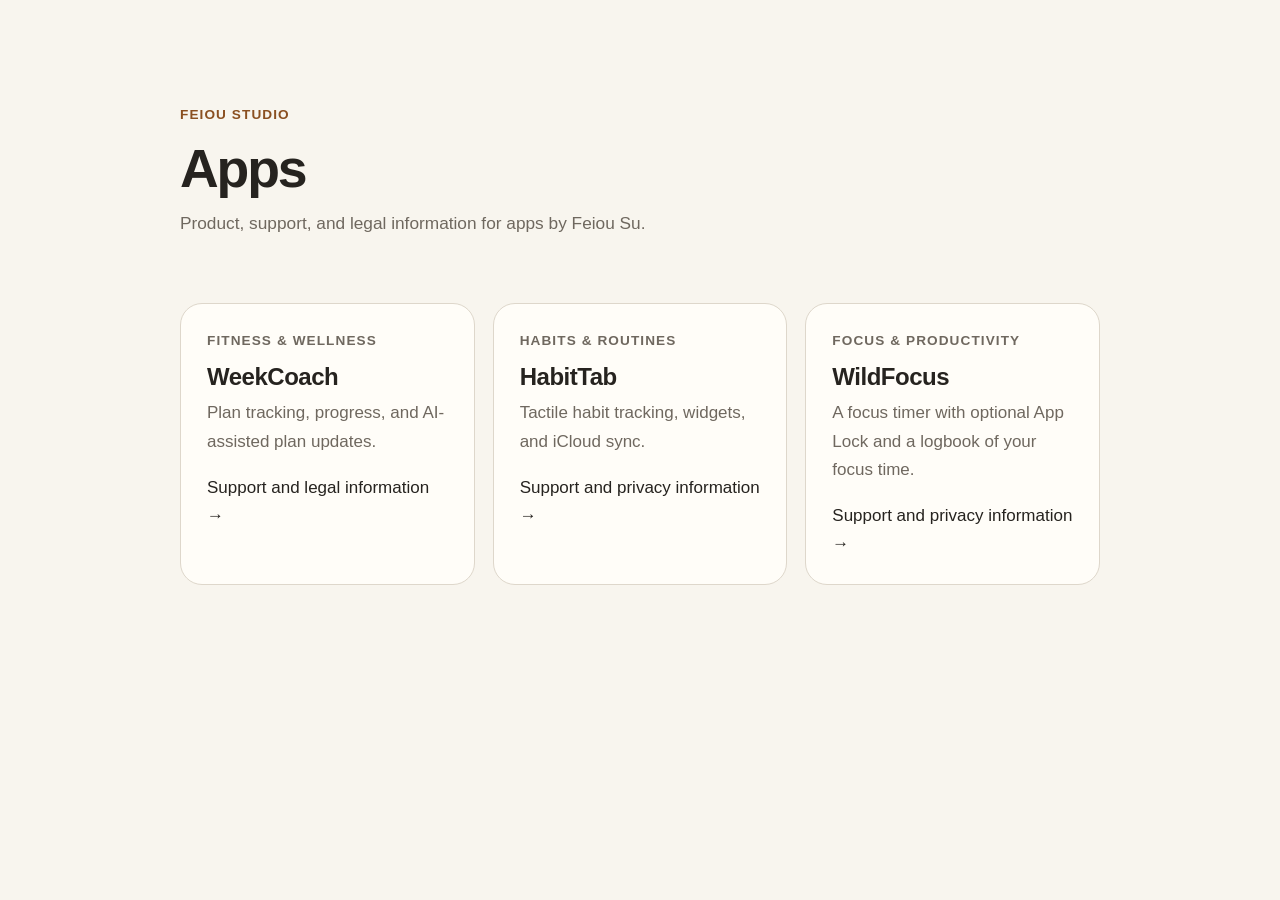
<file: index.html>
<!doctype html>
<html lang="en">
  <head>
    <meta charset="utf-8">
    <meta name="viewport" content="width=device-width, initial-scale=1">
    <meta name="description" content="Legal and support information for apps published by Feiou Studio.">
    <link rel="canonical" href="https://feiou.github.io/feiou-studio-legal/">
    <title>Apps — Feiou Studio</title>
    <link rel="icon" href="data:,">
    <link rel="stylesheet" href="assets/legal.css?v=2">
  </head>
  <body>
    <main class="hub-shell">
      <header class="hub-header">
        <p class="eyebrow">Feiou Studio</p>
        <h1>Apps</h1>
        <p class="hub-intro">Product, support, and legal information for apps by Feiou Su.</p>
      </header>

      <section class="app-grid" aria-label="Apps">
        <a class="app-card" href="apps/plantrack/">
          <p class="eyebrow">Fitness &amp; wellness</p>
          <h2>WeekCoach</h2>
          <p>Plan tracking, progress, and AI-assisted plan updates.</p>
          <span>Support and legal information →</span>
        </a>
        <a class="app-card" href="apps/habittab/">
          <p class="eyebrow">Habits &amp; routines</p>
          <h2>HabitTab</h2>
          <p>Tactile habit tracking, widgets, and iCloud sync.</p>
          <span>Support and privacy information →</span>
        </a>
        <a class="app-card" href="apps/wildfocus/">
          <p class="eyebrow">Focus &amp; productivity</p>
          <h2>WildFocus</h2>
          <p>A focus timer with optional App Lock and a logbook of your focus time.</p>
          <span>Support and privacy information →</span>
        </a>
      </section>
    </main>
  </body>
</html>
</file>
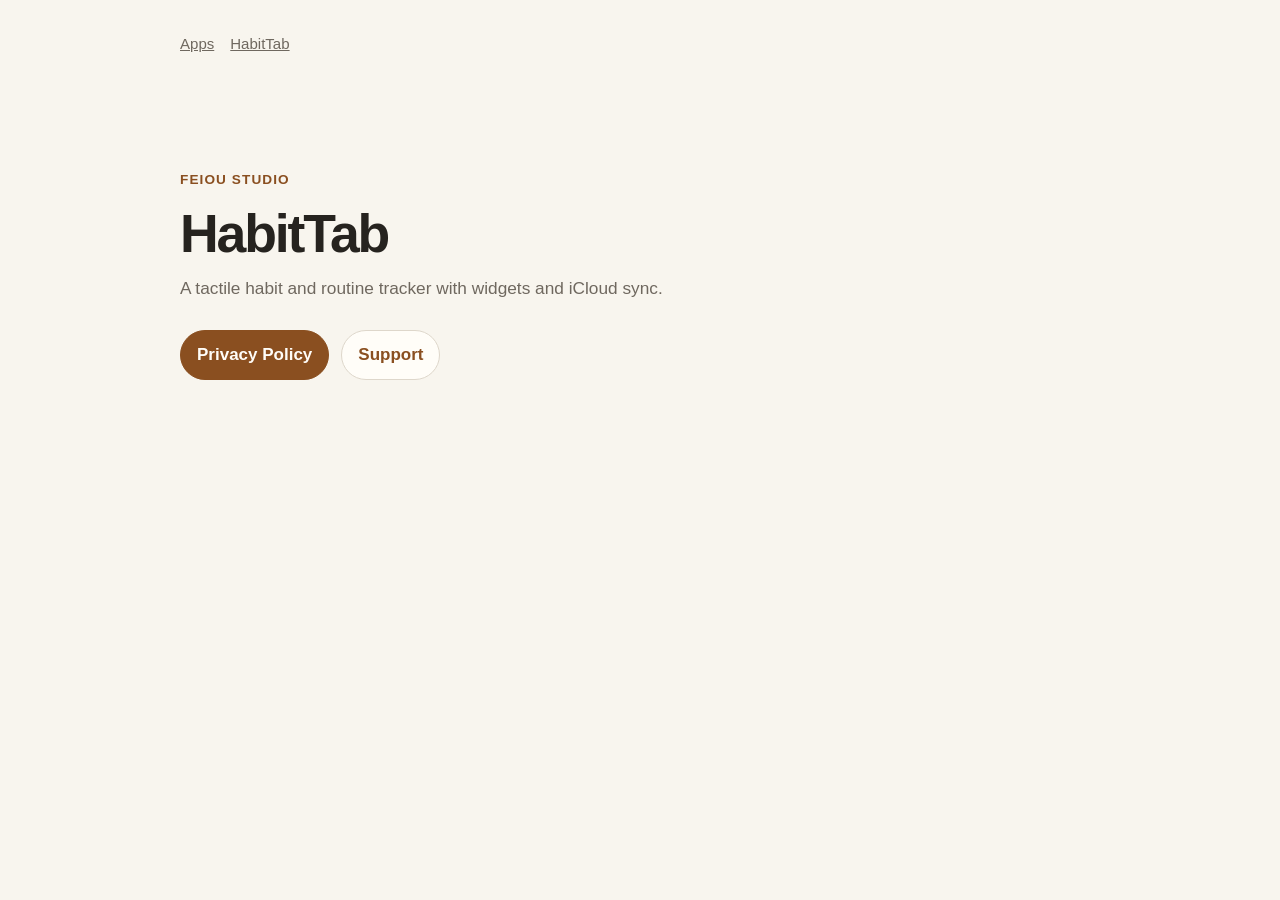
<file: apps/habittab/index.html>
<!doctype html>
<html lang="en">
<head>
<meta charset="utf-8">
<meta name="viewport" content="width=device-width, initial-scale=1">
<meta name="description" content="Support and privacy information for HabitTab.">
<link rel="canonical" href="https://feiou.github.io/feiou-studio-legal/apps/habittab/">
<title>HabitTab — Feiou Studio</title>
<link rel="icon" href="data:,">
<link rel="stylesheet" href="../../assets/legal.css?v=2">
</head>
<body><main class="hub-shell"><nav class="legal-nav" aria-label="Apps navigation"><a href="../../">Apps</a><a href="./" aria-current="page">HabitTab</a></nav>
<header class="hub-header"><p class="eyebrow">Feiou Studio</p><h1>HabitTab</h1><p class="hub-intro">A tactile habit and routine tracker with widgets and iCloud sync.</p><div class="legal-links" aria-label="HabitTab links"><a class="legal-link primary" href="privacy/">Privacy Policy</a><a class="legal-link" href="mailto:support@feioustudio.com?subject=HabitTab%20Support">Support</a></div></header></main></body>
</html>
</file>
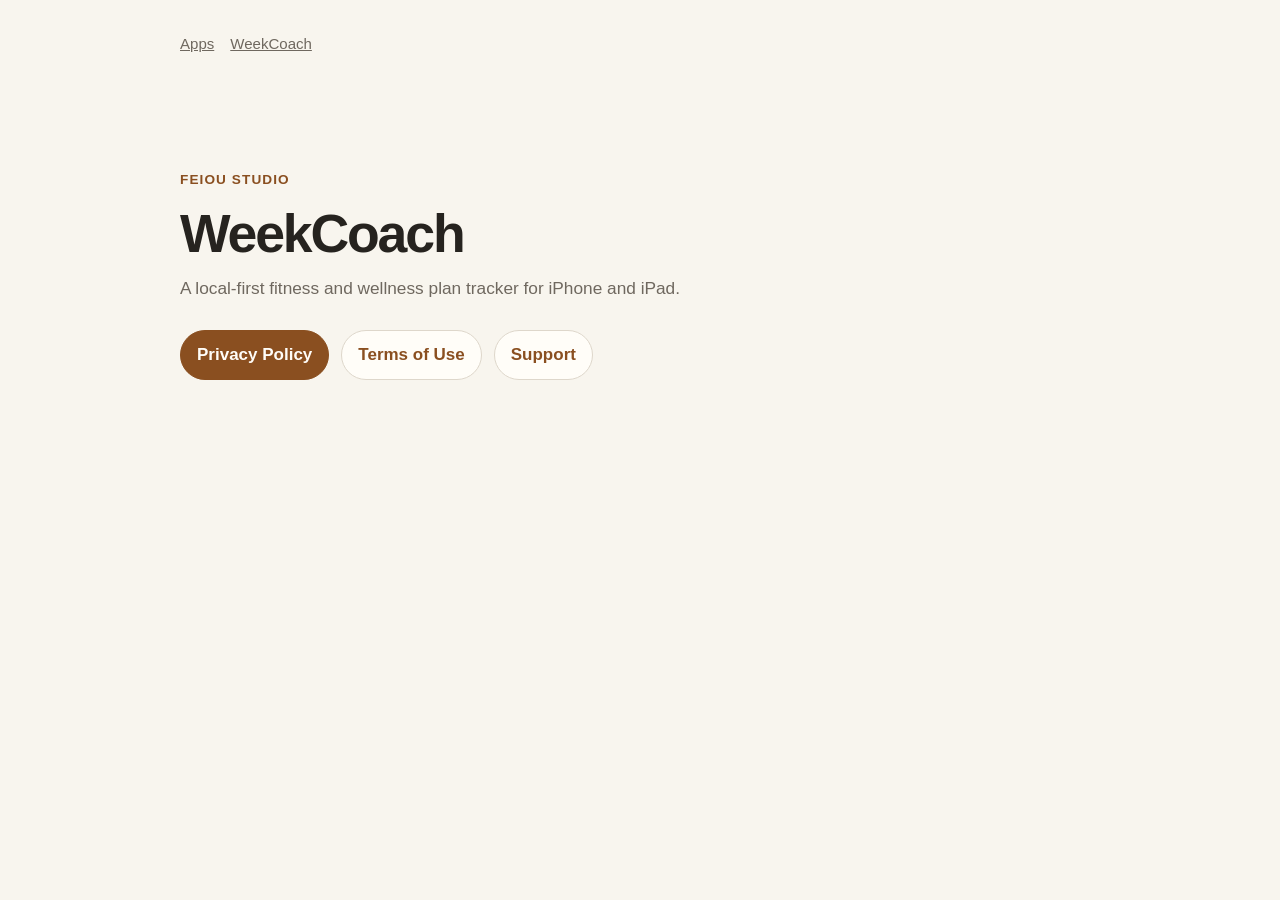
<file: apps/plantrack/index.html>
<!doctype html>
<html lang="en">
  <head>
    <meta charset="utf-8">
    <meta name="viewport" content="width=device-width, initial-scale=1">
    <meta name="description" content="Support and legal information for WeekCoach by Feiou Studio.">
    <link rel="canonical" href="https://feiou.github.io/feiou-studio-legal/apps/plantrack/">
    <title>WeekCoach — Feiou Studio</title>
    <link rel="icon" href="data:,">
    <link rel="stylesheet" href="../../assets/legal.css?v=2">
  </head>
  <body>
    <main class="hub-shell">
      <nav class="legal-nav" aria-label="Apps navigation">
        <a href="../../">Apps</a>
        <a href="./" aria-current="page">WeekCoach</a>
      </nav>

      <header class="hub-header">
        <p class="eyebrow">Feiou Studio</p>
        <h1>WeekCoach</h1>
        <p class="hub-intro">A local-first fitness and wellness plan tracker for iPhone and iPad.</p>
        <div class="legal-links" aria-label="WeekCoach links">
          <a class="legal-link primary" href="privacy/">Privacy Policy</a>
          <a class="legal-link" href="terms/">Terms of Use</a>
          <a class="legal-link" href="mailto:support@feioustudio.com?subject=WeekCoach%20Support">Support</a>
        </div>
      </header>
    </main>
  </body>
</html>
</file>
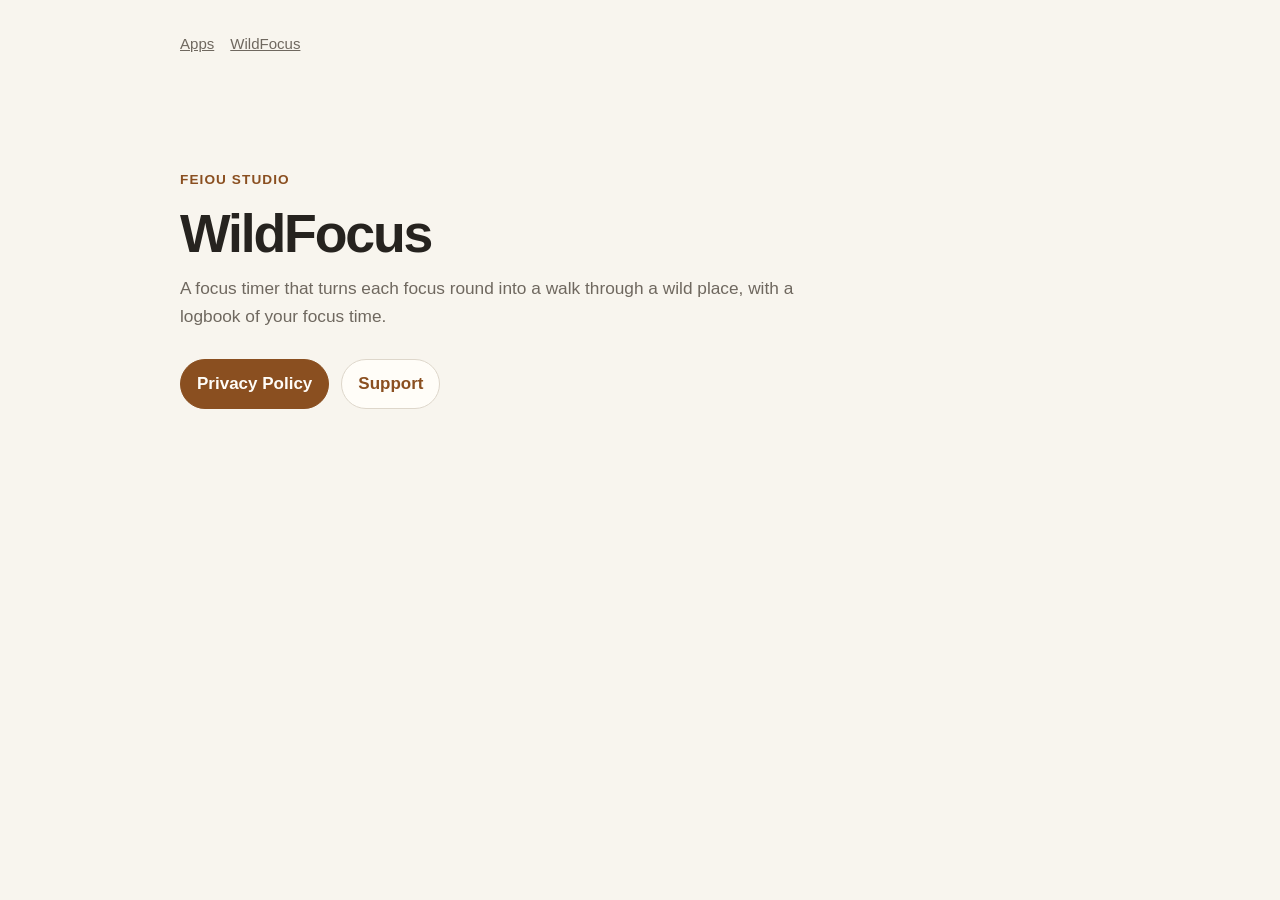
<file: apps/wildfocus/index.html>
<!doctype html>
<html lang="en">
<head>
<meta charset="utf-8">
<meta name="viewport" content="width=device-width, initial-scale=1">
<meta name="description" content="Support and privacy information for WildFocus.">
<link rel="canonical" href="https://feiou.github.io/feiou-studio-legal/apps/wildfocus/">
<title>WildFocus — Feiou Studio</title>
<link rel="icon" href="data:,">
<link rel="stylesheet" href="../../assets/legal.css?v=2">
</head>
<body><main class="hub-shell"><nav class="legal-nav" aria-label="Apps navigation"><a href="../../">Apps</a><a href="./" aria-current="page">WildFocus</a></nav>
<header class="hub-header"><p class="eyebrow">Feiou Studio</p><h1>WildFocus</h1><p class="hub-intro">A focus timer that turns each focus round into a walk through a wild place, with a logbook of your focus time.</p><div class="legal-links" aria-label="WildFocus links"><a class="legal-link primary" href="privacy/">Privacy Policy</a><a class="legal-link" href="mailto:support@feioustudio.com?subject=WildFocus%20Support">Support</a></div></header></main></body>
</html>
</file>
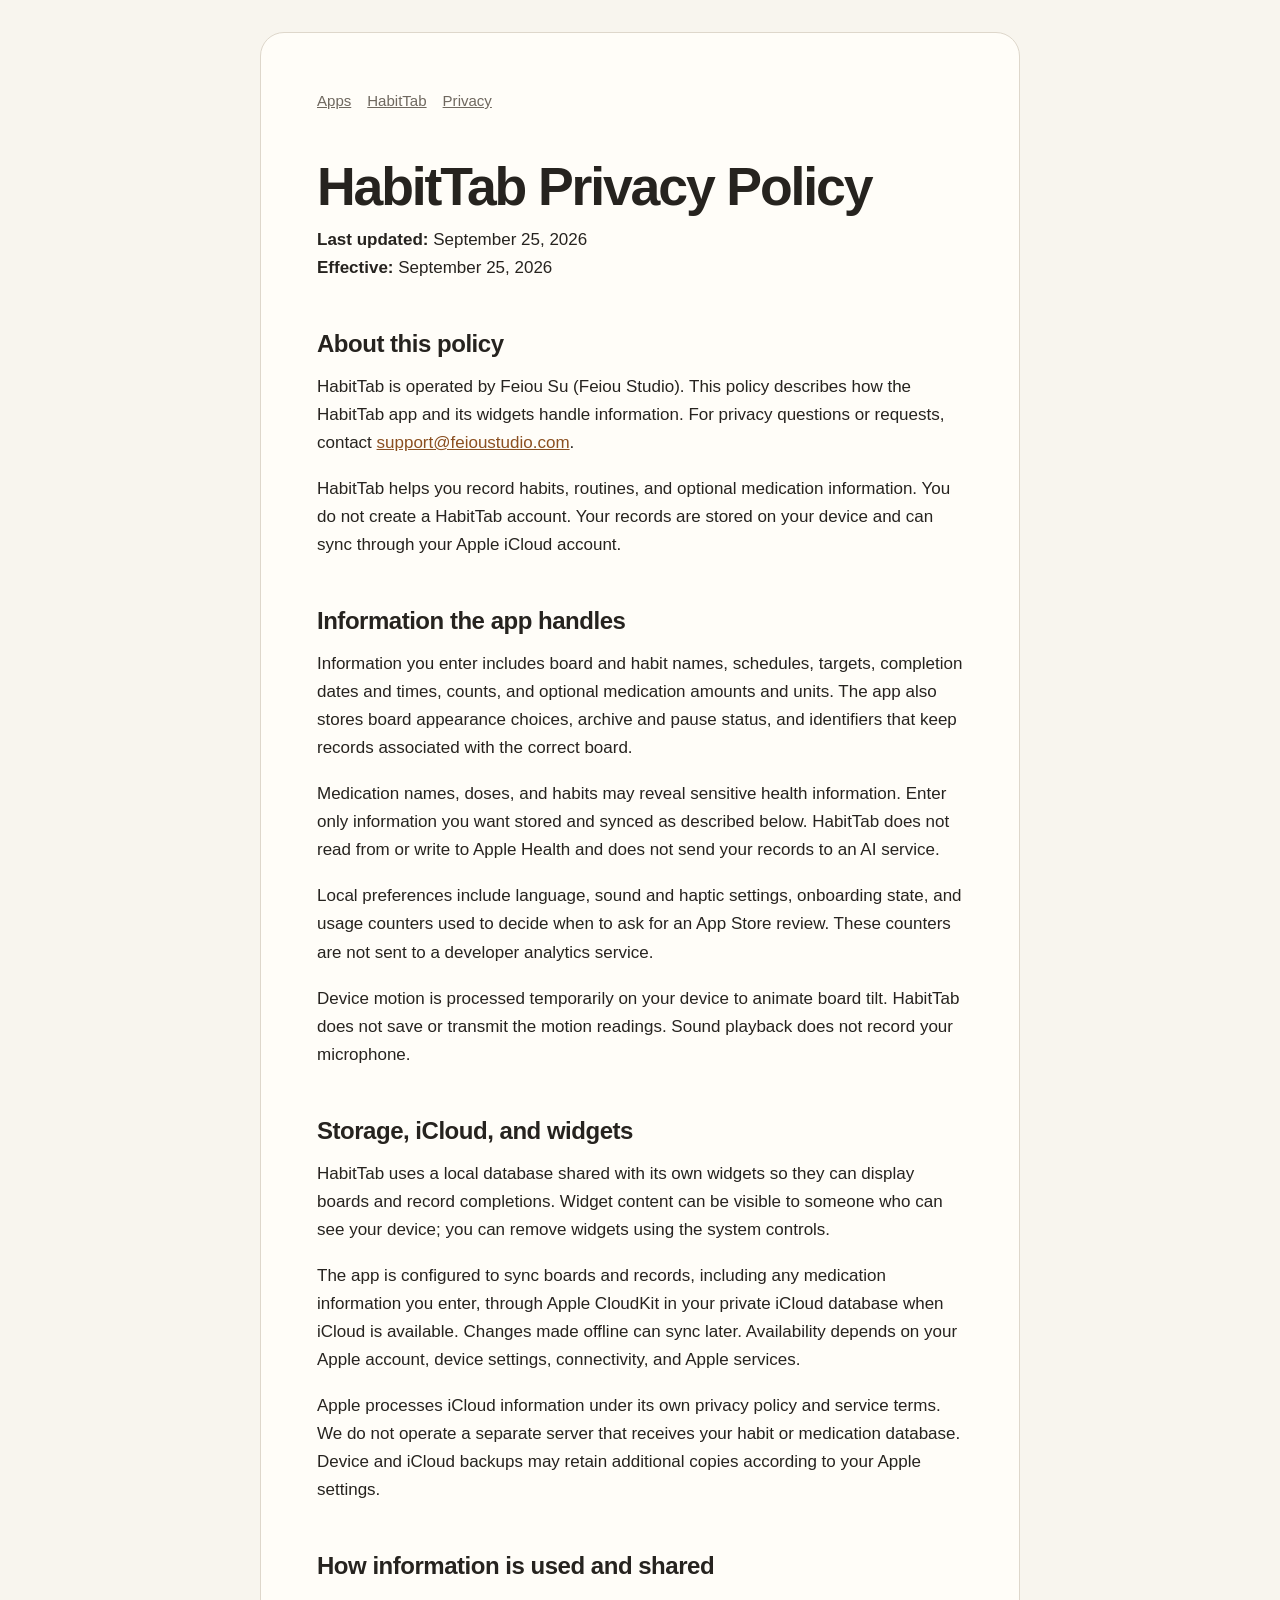
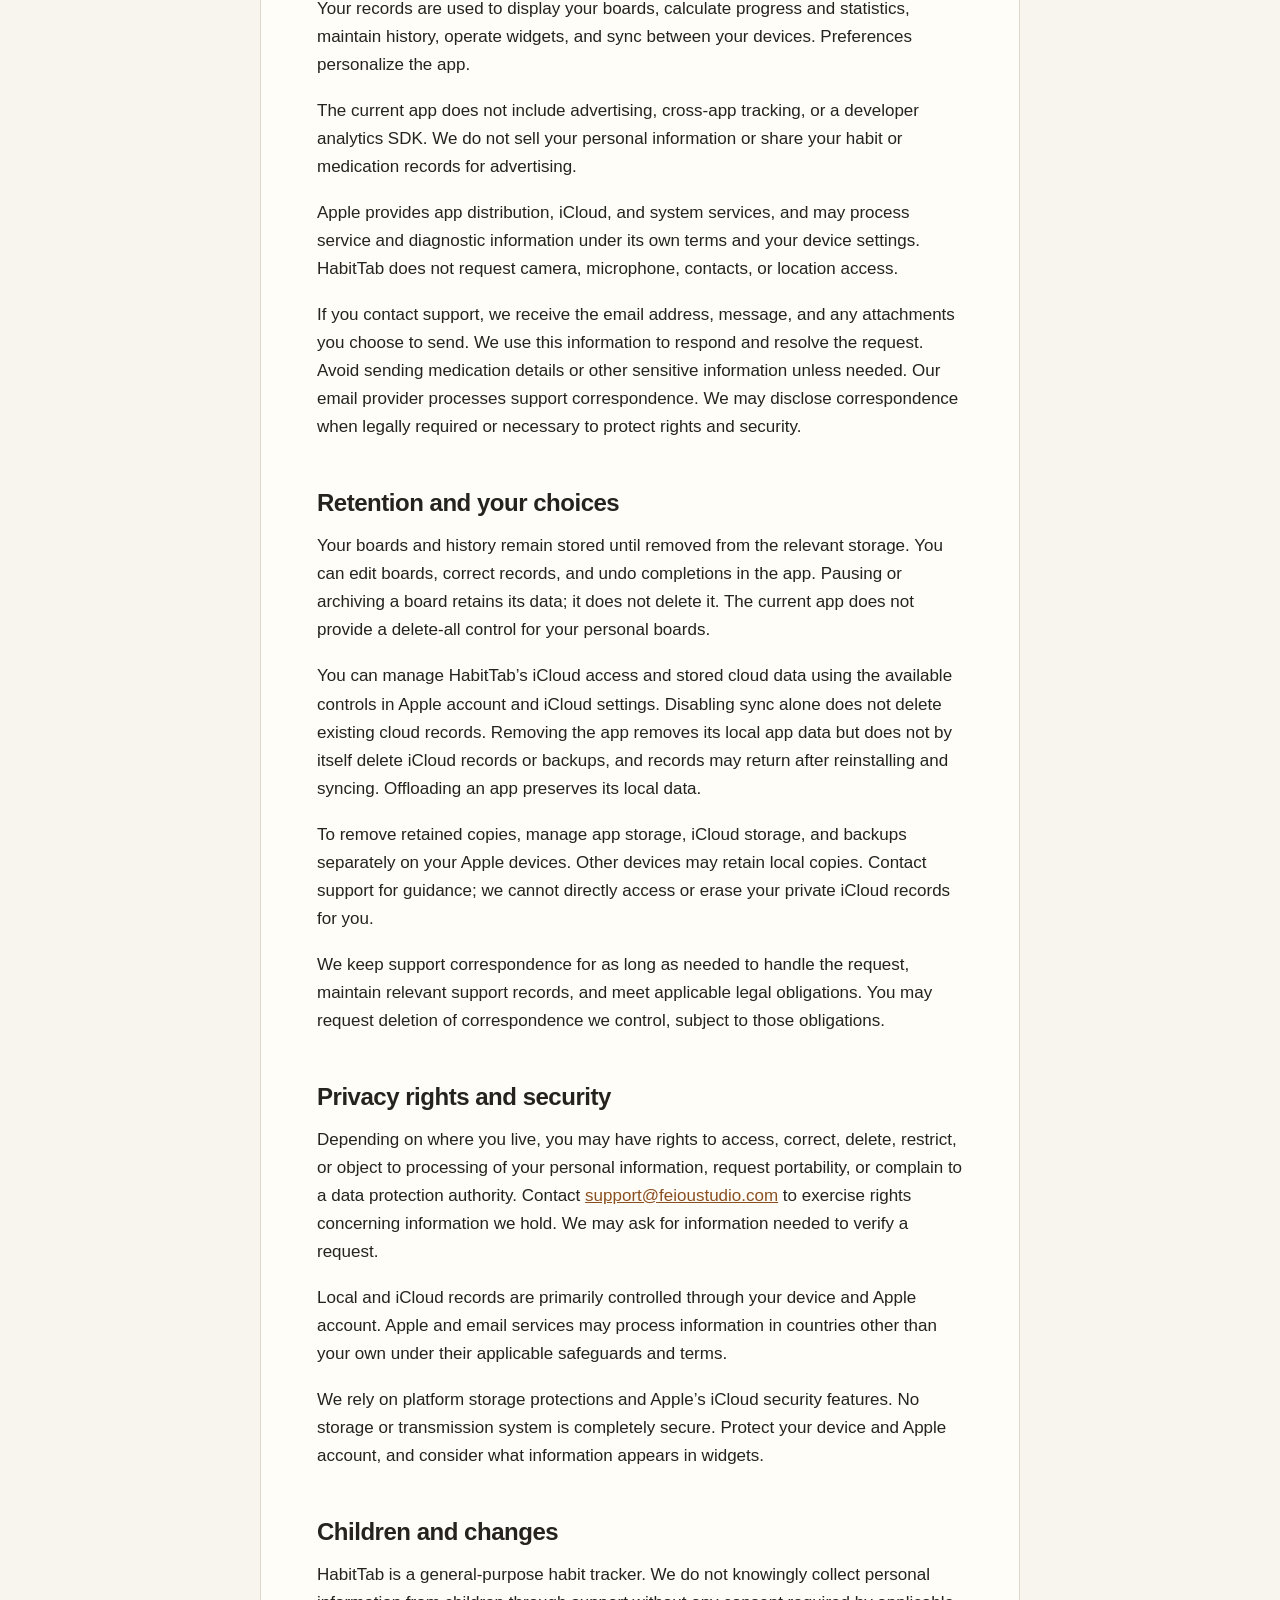
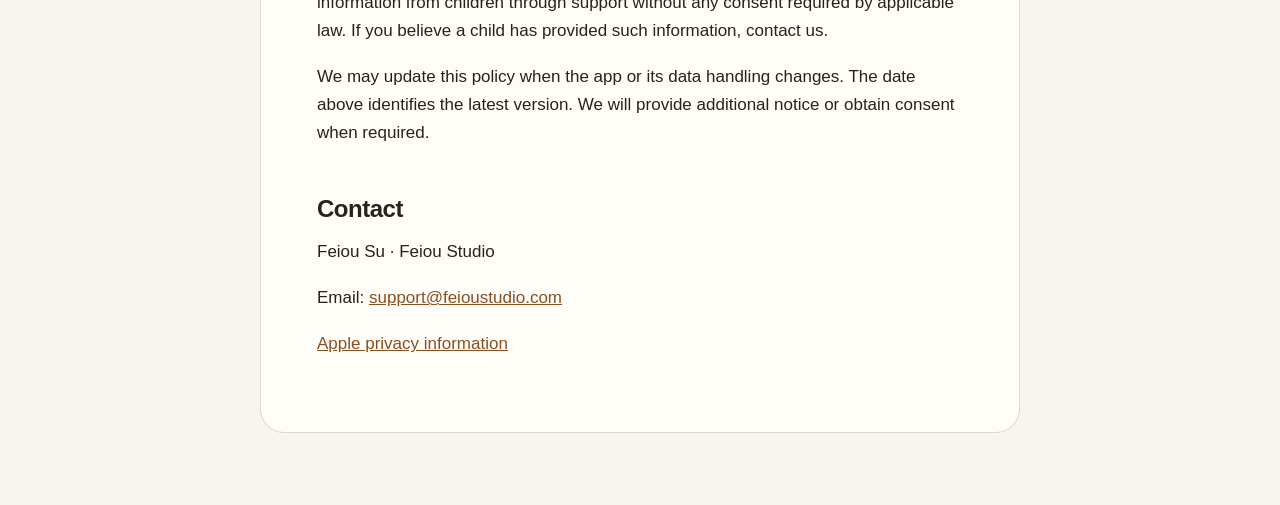
<file: apps/habittab/privacy/index.html>
<!doctype html>
<html lang="en">
<head>
<meta charset="utf-8">
<meta name="viewport" content="width=device-width, initial-scale=1">
<meta name="description" content="Privacy Policy for HabitTab by Feiou Studio.">
<link rel="canonical" href="https://feiou.github.io/feiou-studio-legal/apps/habittab/privacy/">
<title>Privacy Policy — HabitTab</title>
<link rel="icon" href="data:,">
<link rel="stylesheet" href="../../../assets/legal.css?v=2">
</head>
<body><main class="legal-shell"><nav class="legal-nav" aria-label="Legal pages"><a href="../../../">Apps</a><a href="../">HabitTab</a><a href="./" aria-current="page">Privacy</a></nav><h1>HabitTab Privacy Policy</h1>
<p><strong>Last updated:</strong> September 25, 2026<br><strong>Effective:</strong> September 25, 2026</p>
<h2>About this policy</h2>
<p>HabitTab is operated by Feiou Su (Feiou Studio). This policy describes how the HabitTab app and its widgets handle information. For privacy questions or requests, contact <a href="mailto:support@feioustudio.com">support@feioustudio.com</a>.</p>
<p>HabitTab helps you record habits, routines, and optional medication information. You do not create a HabitTab account. Your records are stored on your device and can sync through your Apple iCloud account.</p>
<h2>Information the app handles</h2>
<p>Information you enter includes board and habit names, schedules, targets, completion dates and times, counts, and optional medication amounts and units. The app also stores board appearance choices, archive and pause status, and identifiers that keep records associated with the correct board.</p>
<p>Medication names, doses, and habits may reveal sensitive health information. Enter only information you want stored and synced as described below. HabitTab does not read from or write to Apple Health and does not send your records to an AI service.</p>
<p>Local preferences include language, sound and haptic settings, onboarding state, and usage counters used to decide when to ask for an App Store review. These counters are not sent to a developer analytics service.</p>
<p>Device motion is processed temporarily on your device to animate board tilt. HabitTab does not save or transmit the motion readings. Sound playback does not record your microphone.</p>
<h2>Storage, iCloud, and widgets</h2>
<p>HabitTab uses a local database shared with its own widgets so they can display boards and record completions. Widget content can be visible to someone who can see your device; you can remove widgets using the system controls.</p>
<p>The app is configured to sync boards and records, including any medication information you enter, through Apple CloudKit in your private iCloud database when iCloud is available. Changes made offline can sync later. Availability depends on your Apple account, device settings, connectivity, and Apple services.</p>
<p>Apple processes iCloud information under its own privacy policy and service terms. We do not operate a separate server that receives your habit or medication database. Device and iCloud backups may retain additional copies according to your Apple settings.</p>
<h2>How information is used and shared</h2>
<p>Your records are used to display your boards, calculate progress and statistics, maintain history, operate widgets, and sync between your devices. Preferences personalize the app.</p>
<p>The current app does not include advertising, cross-app tracking, or a developer analytics SDK. We do not sell your personal information or share your habit or medication records for advertising.</p>
<p>Apple provides app distribution, iCloud, and system services, and may process service and diagnostic information under its own terms and your device settings. HabitTab does not request camera, microphone, contacts, or location access.</p>
<p>If you contact support, we receive the email address, message, and any attachments you choose to send. We use this information to respond and resolve the request. Avoid sending medication details or other sensitive information unless needed. Our email provider processes support correspondence. We may disclose correspondence when legally required or necessary to protect rights and security.</p>
<h2>Retention and your choices</h2>
<p>Your boards and history remain stored until removed from the relevant storage. You can edit boards, correct records, and undo completions in the app. Pausing or archiving a board retains its data; it does not delete it. The current app does not provide a delete-all control for your personal boards.</p>
<p>You can manage HabitTab’s iCloud access and stored cloud data using the available controls in Apple account and iCloud settings. Disabling sync alone does not delete existing cloud records. Removing the app removes its local app data but does not by itself delete iCloud records or backups, and records may return after reinstalling and syncing. Offloading an app preserves its local data.</p>
<p>To remove retained copies, manage app storage, iCloud storage, and backups separately on your Apple devices. Other devices may retain local copies. Contact support for guidance; we cannot directly access or erase your private iCloud records for you.</p>
<p>We keep support correspondence for as long as needed to handle the request, maintain relevant support records, and meet applicable legal obligations. You may request deletion of correspondence we control, subject to those obligations.</p>
<h2>Privacy rights and security</h2>
<p>Depending on where you live, you may have rights to access, correct, delete, restrict, or object to processing of your personal information, request portability, or complain to a data protection authority. Contact <a href="mailto:support@feioustudio.com">support@feioustudio.com</a> to exercise rights concerning information we hold. We may ask for information needed to verify a request.</p>
<p>Local and iCloud records are primarily controlled through your device and Apple account. Apple and email services may process information in countries other than your own under their applicable safeguards and terms.</p>
<p>We rely on platform storage protections and Apple’s iCloud security features. No storage or transmission system is completely secure. Protect your device and Apple account, and consider what information appears in widgets.</p>
<h2>Children and changes</h2>
<p>HabitTab is a general-purpose habit tracker. We do not knowingly collect personal information from children through support without any consent required by applicable law. If you believe a child has provided such information, contact us.</p>
<p>We may update this policy when the app or its data handling changes. The date above identifies the latest version. We will provide additional notice or obtain consent when required.</p>
<h2>Contact</h2>
<p>Feiou Su · Feiou Studio</p>
<p>Email: <a href="mailto:support@feioustudio.com">support@feioustudio.com</a></p>
<p><a href="https://www.apple.com/legal/privacy/">Apple privacy information</a></p></main></body>
</html>
</file>
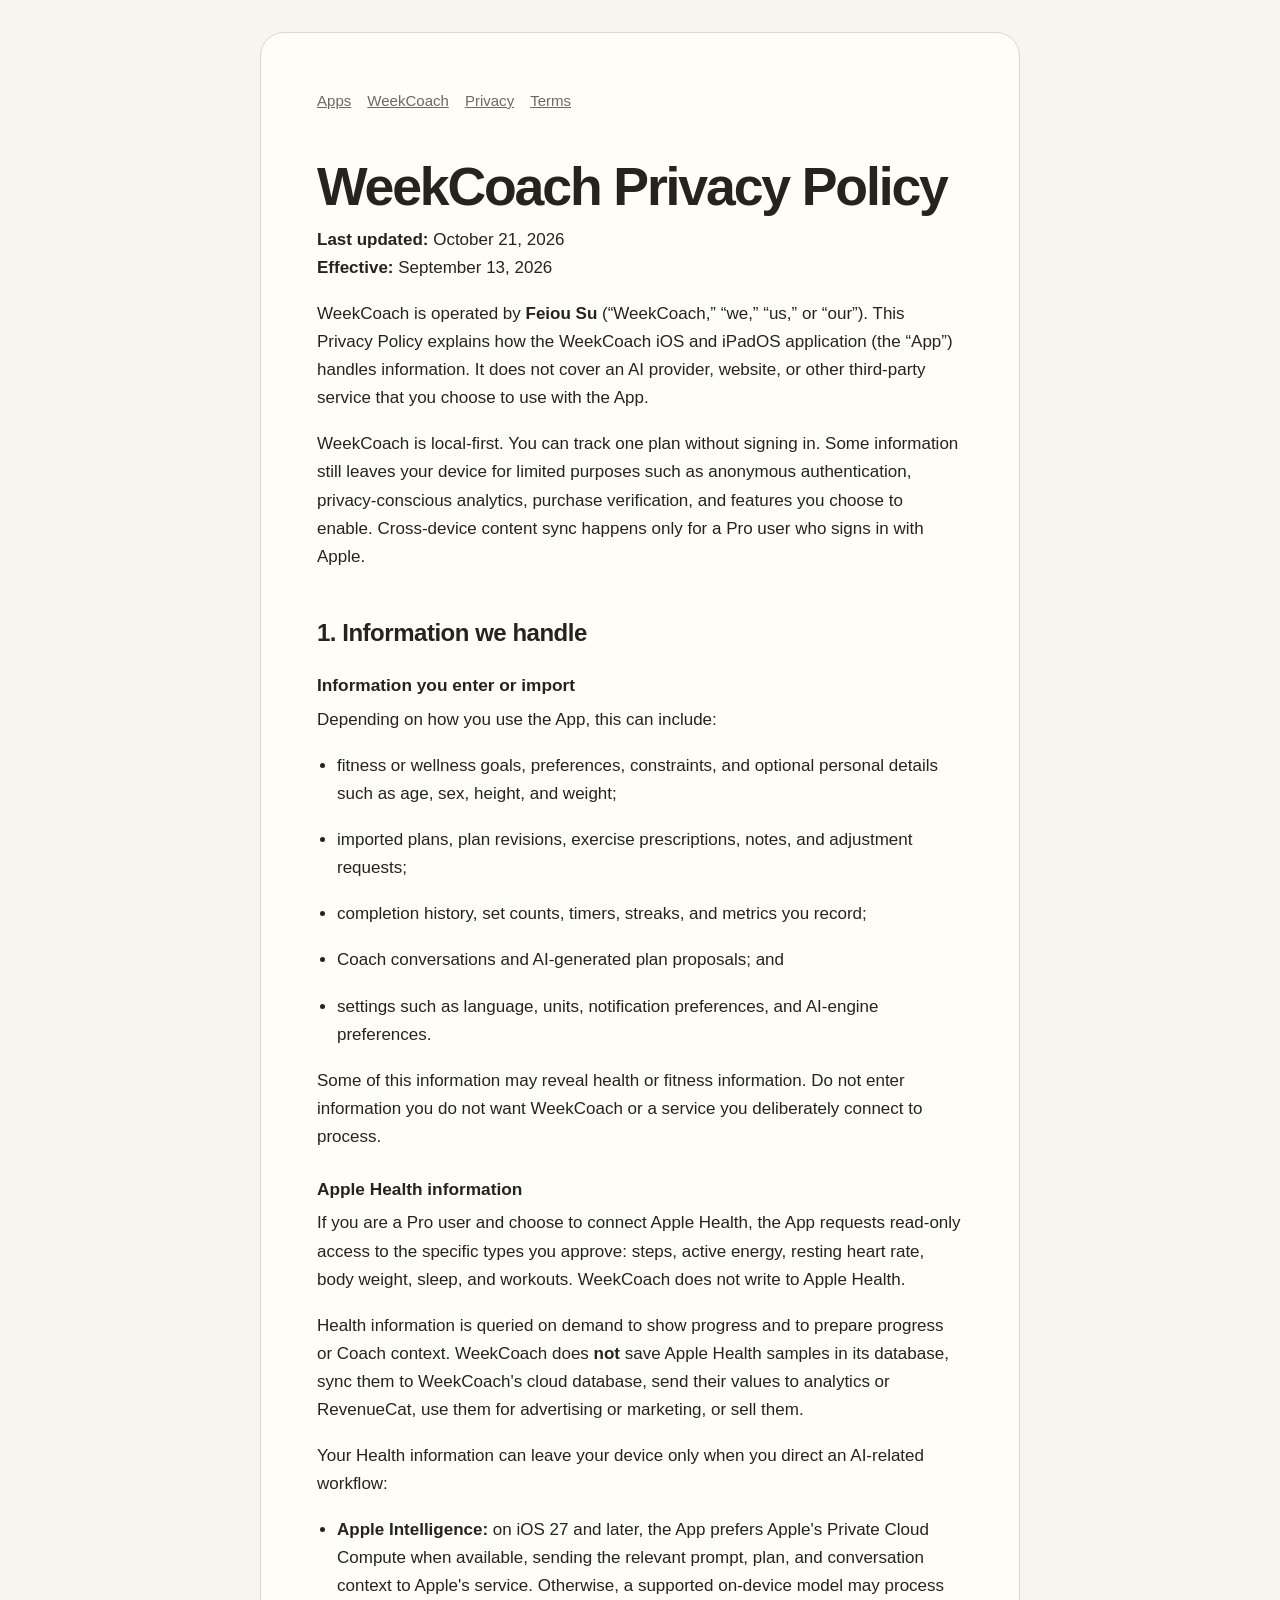
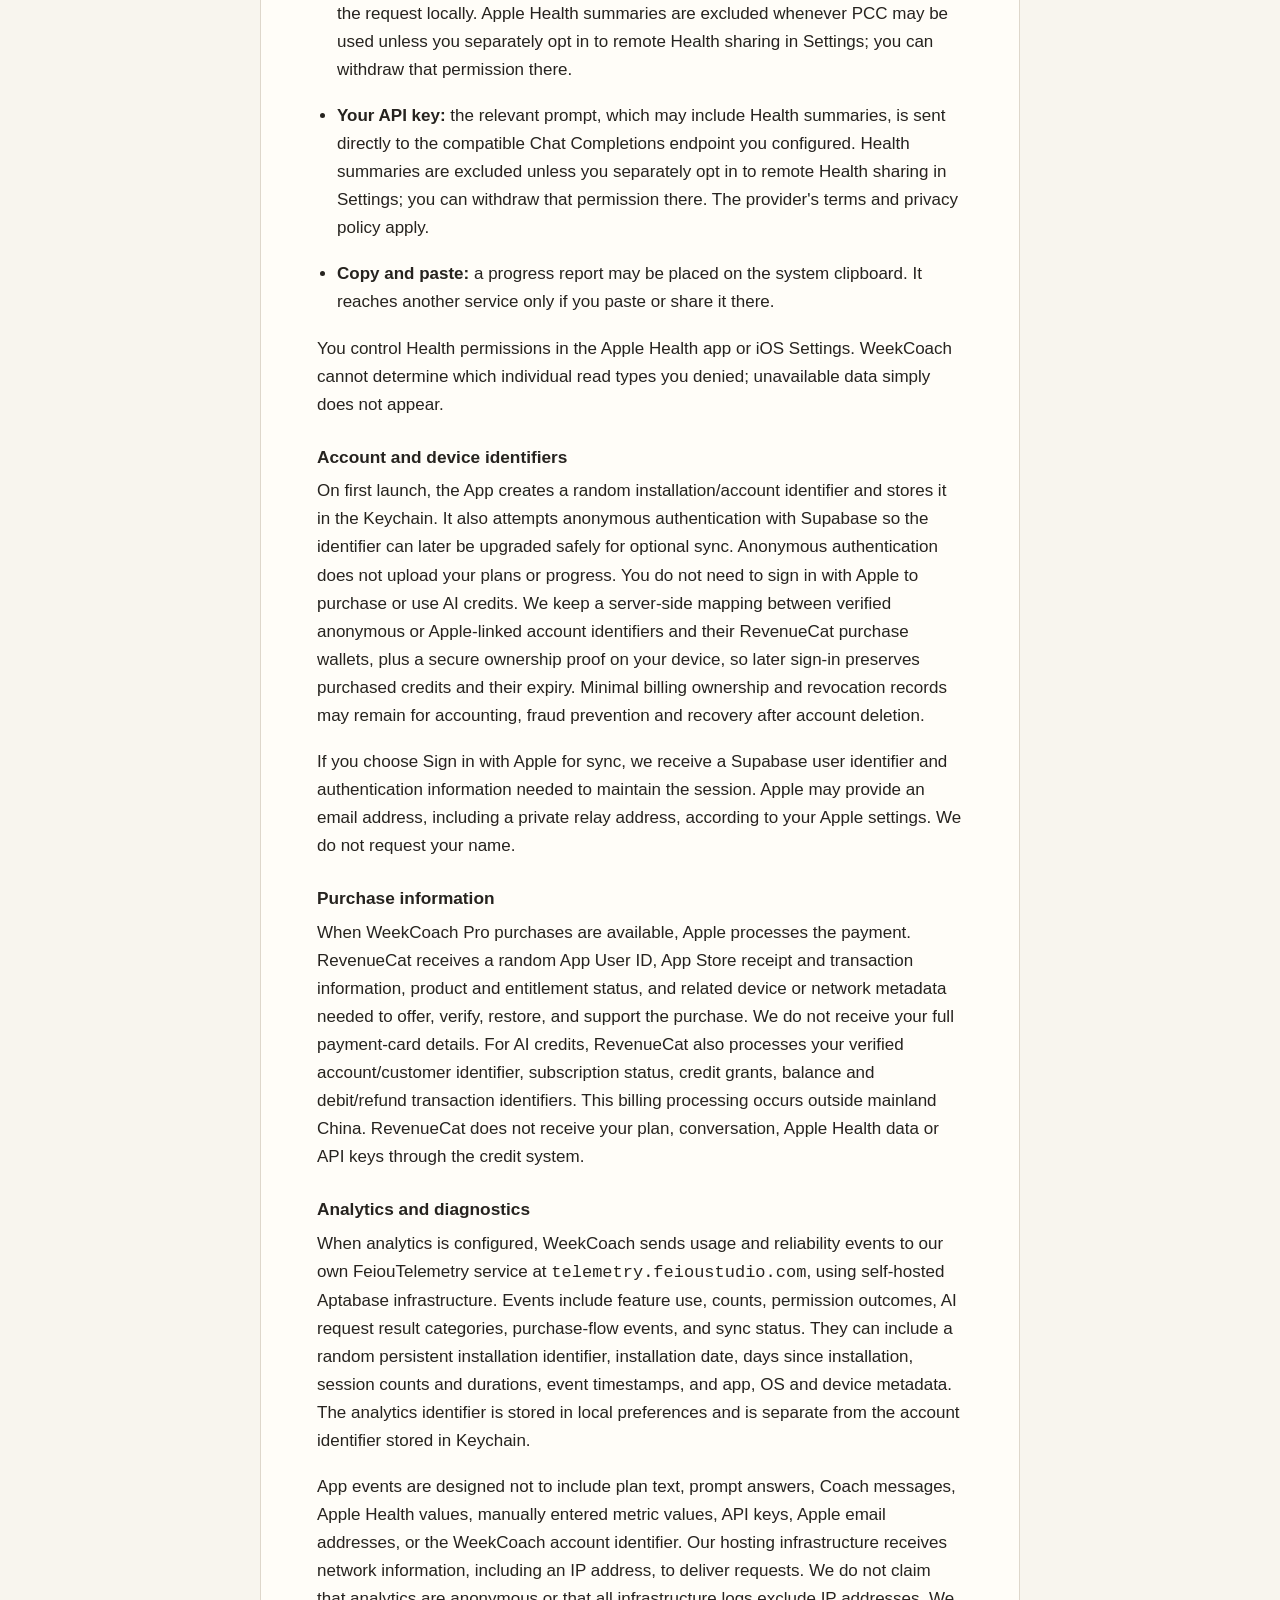
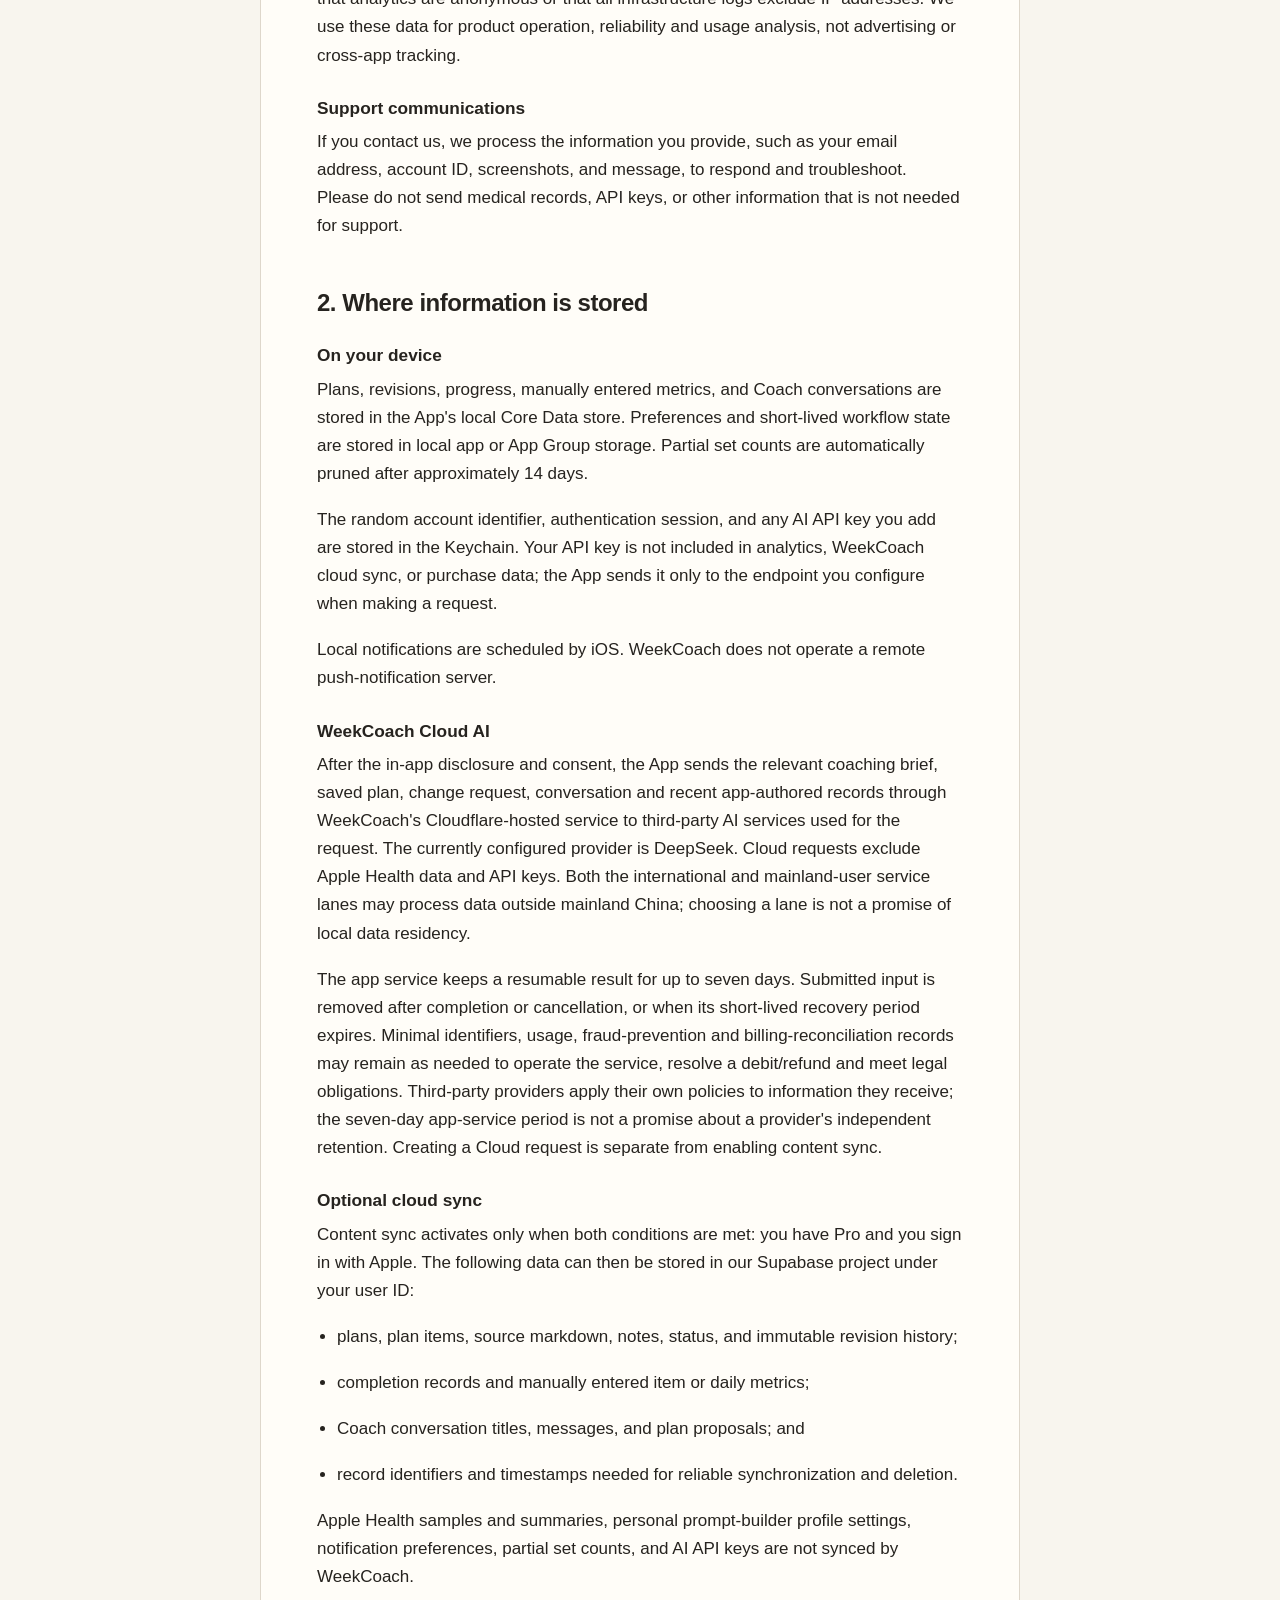
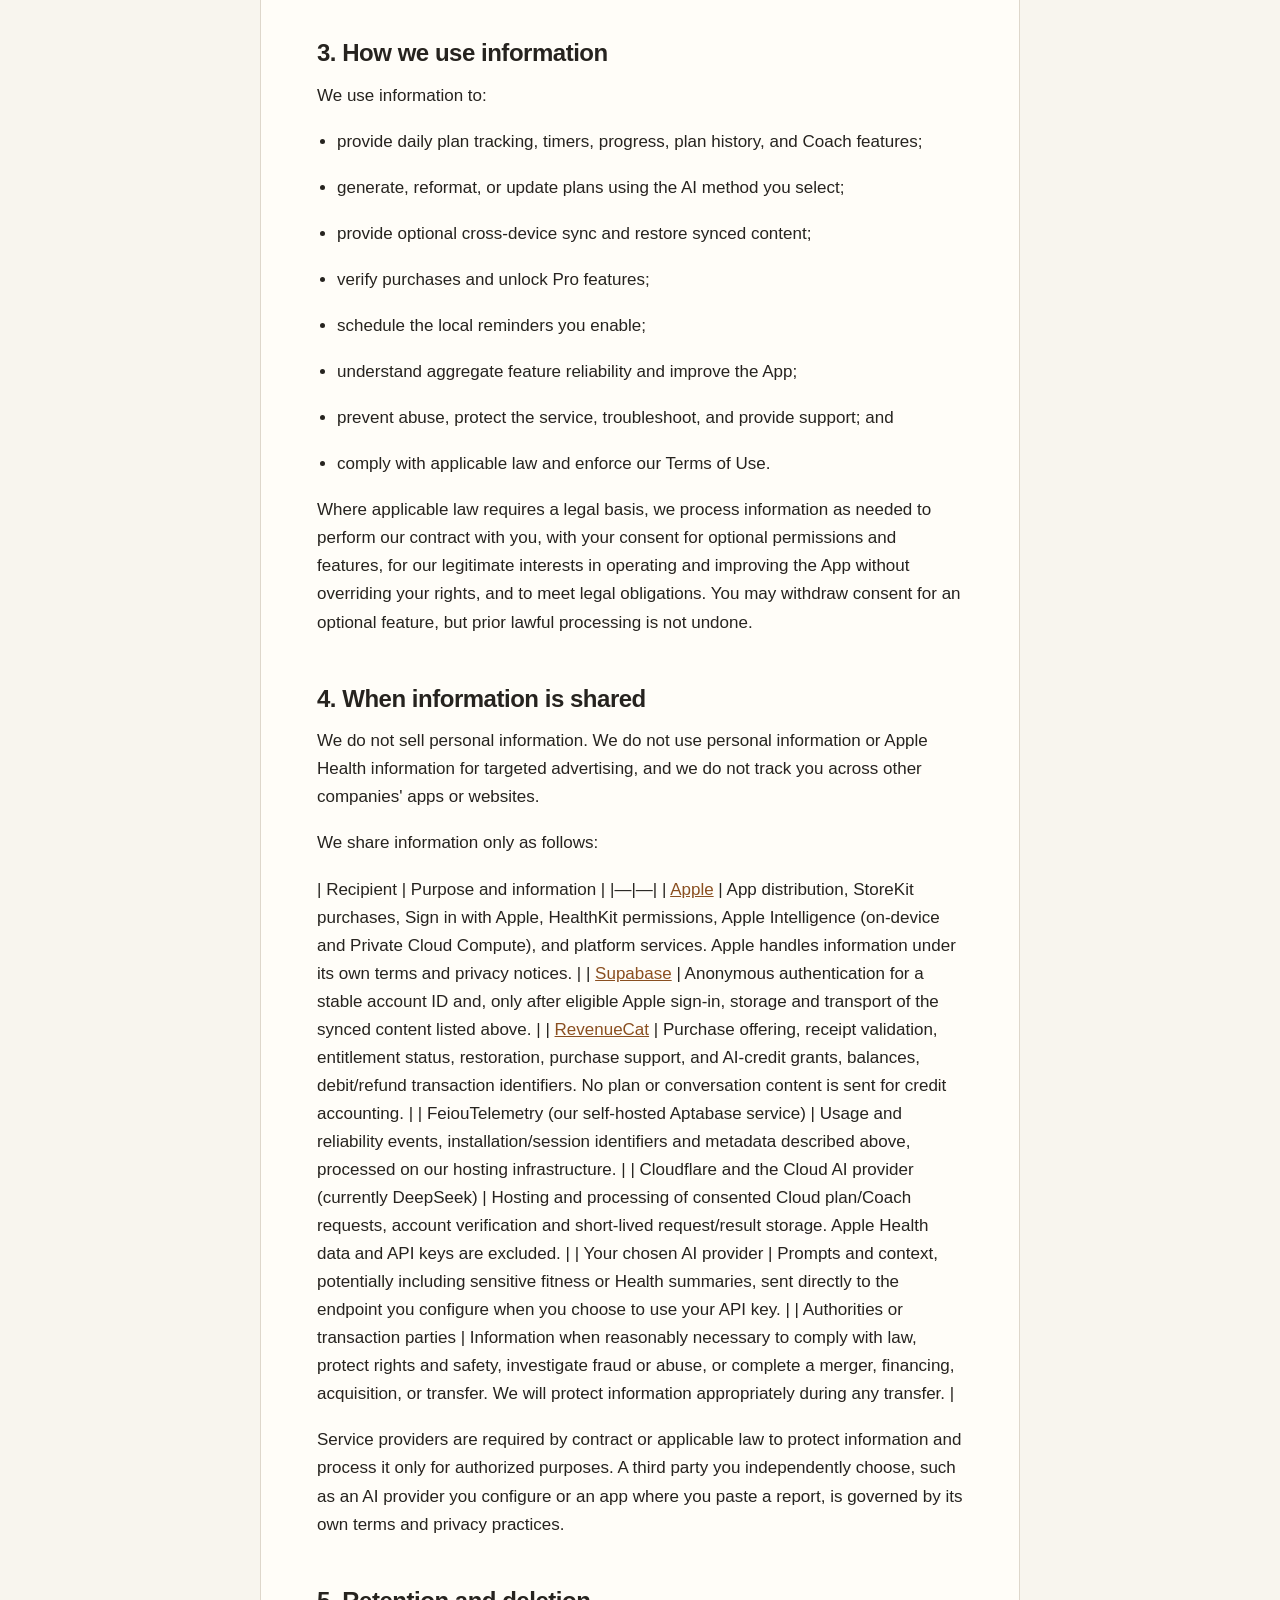
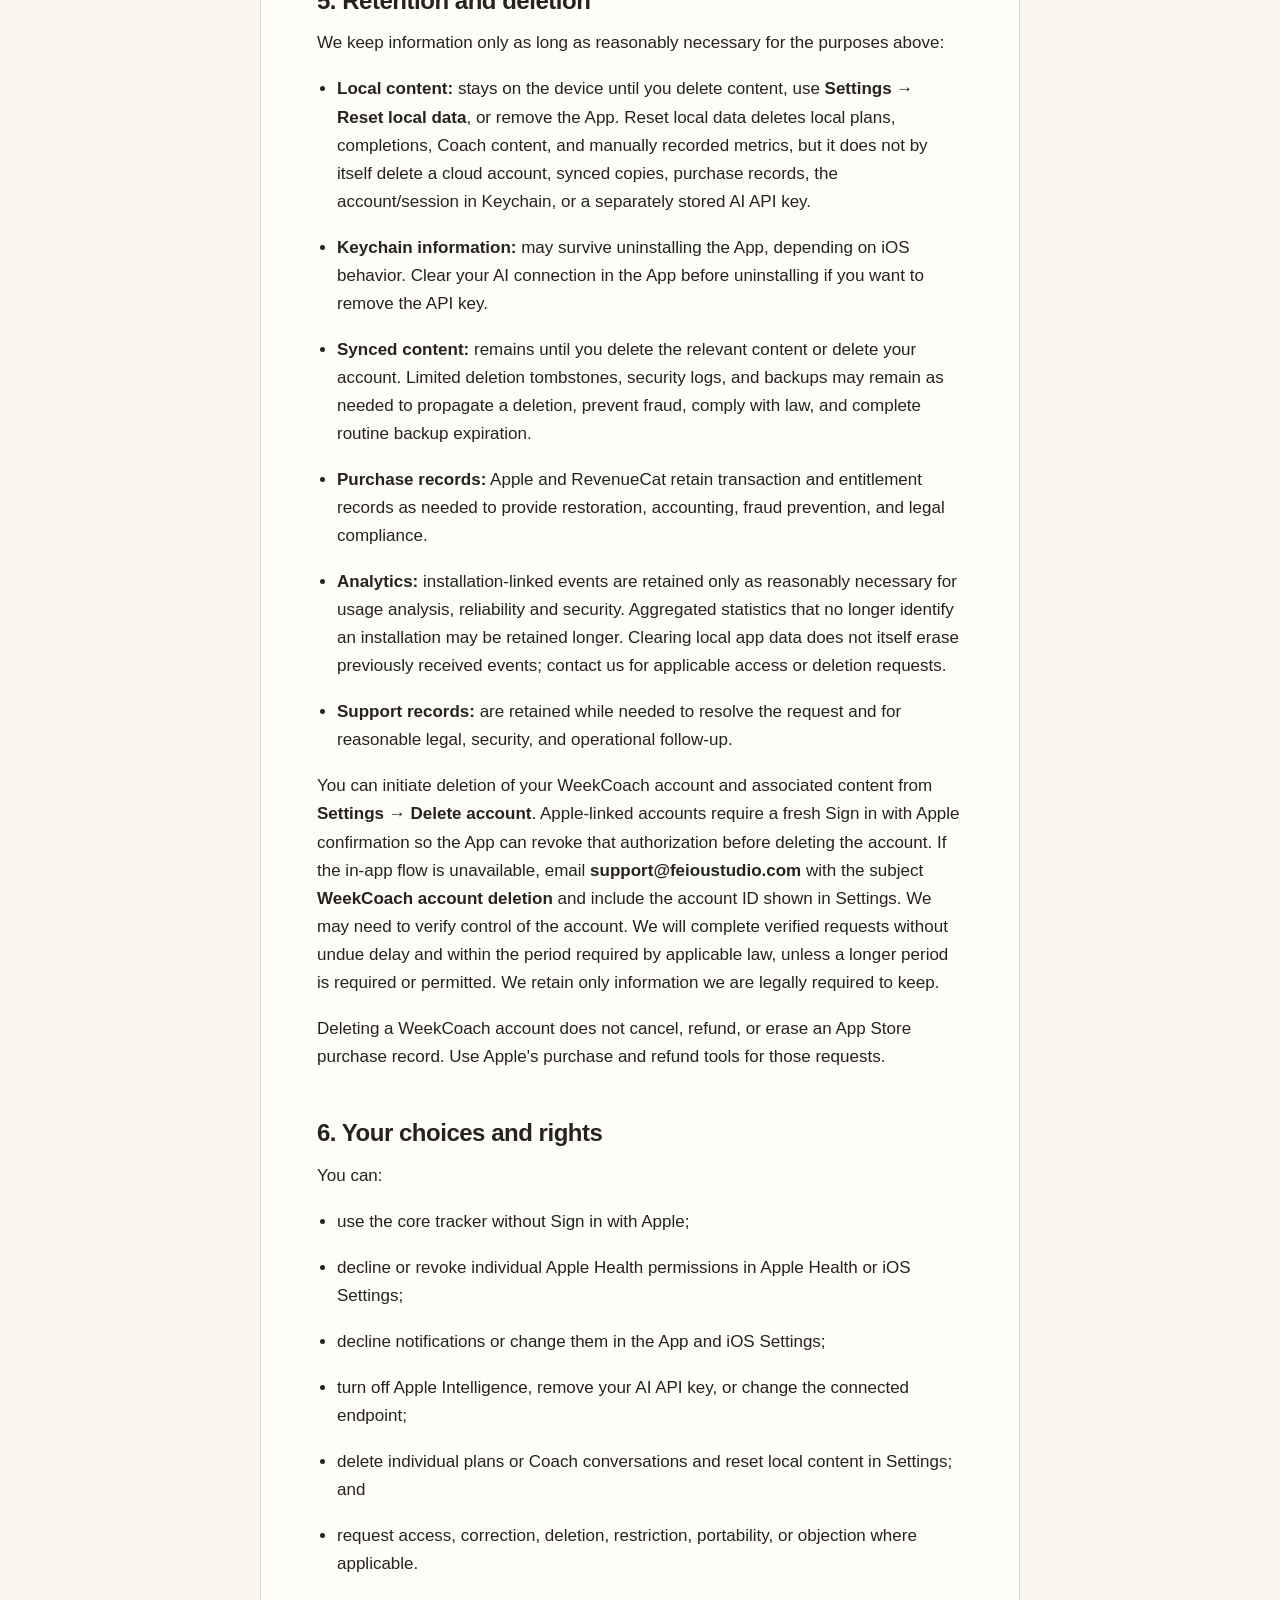
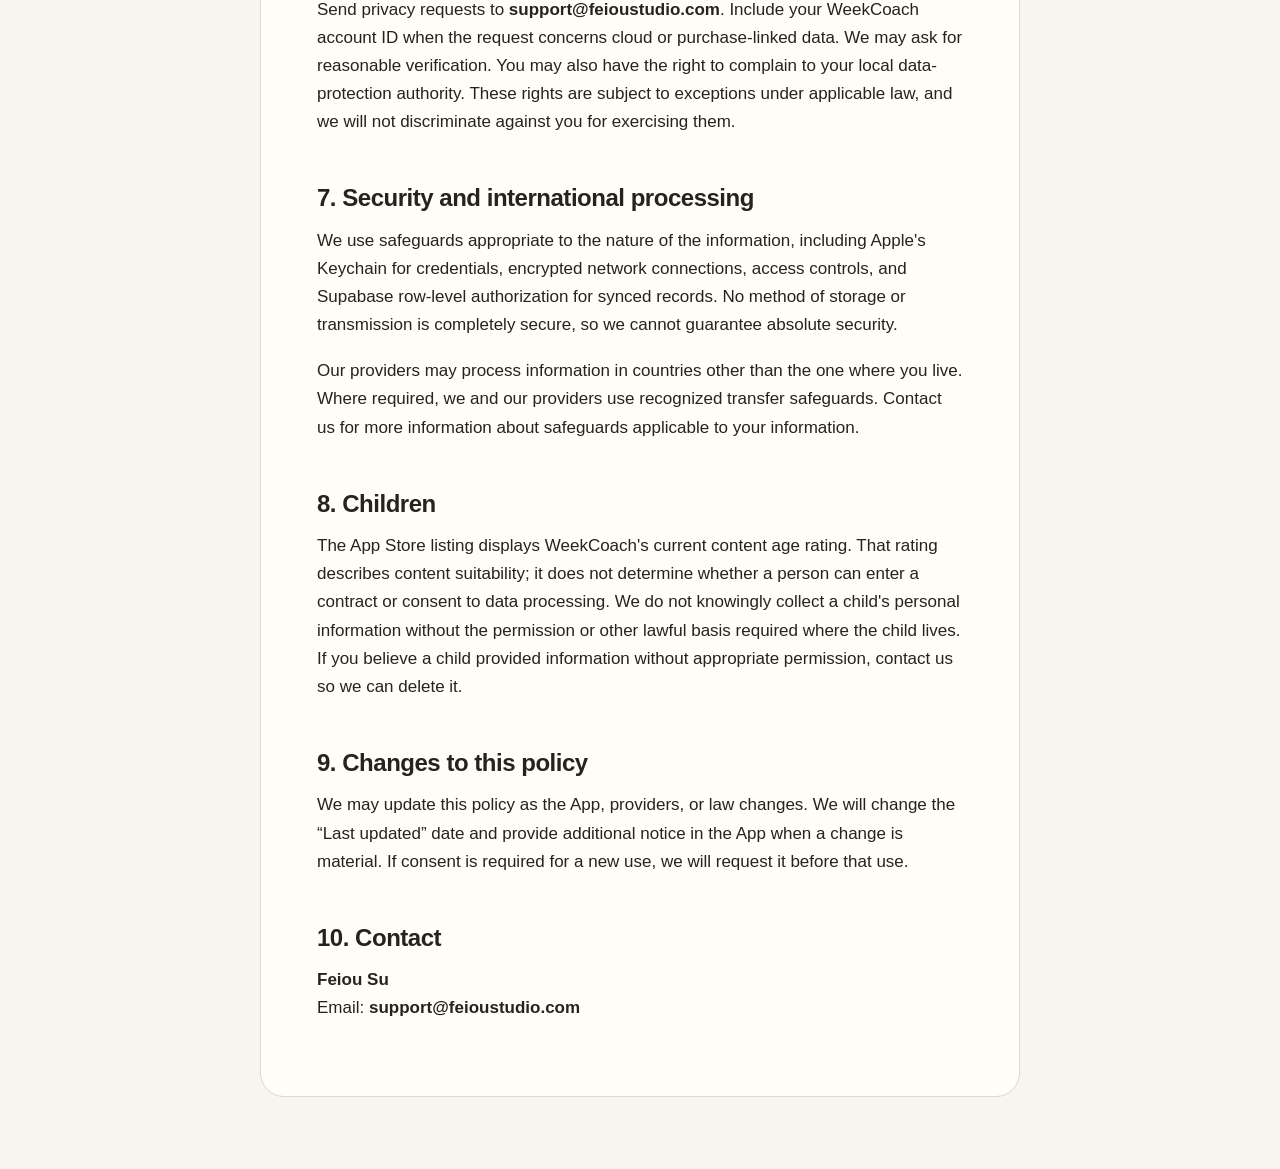
<file: apps/plantrack/privacy/index.html>
<!doctype html>
<html lang="en">
  <head>
    <meta charset="utf-8">
    <meta name="viewport" content="width=device-width, initial-scale=1">
    <meta name="description" content="Privacy Policy for the WeekCoach fitness and wellness planning app.">
    <link rel="canonical" href="https://feiou.github.io/feiou-studio-legal/apps/plantrack/privacy/">
    <title>Privacy Policy — WeekCoach</title>
    <link rel="icon" href="data:,">
    <link rel="stylesheet" href="../../../assets/legal.css?v=2">
  </head>
  <body>
    <main class="legal-shell">
      <nav class="legal-nav" aria-label="Legal pages">
        <a href="../../../">Apps</a>
        <a href="../">WeekCoach</a>
        <a href="../privacy/" aria-current="page">Privacy</a>
        <a href="../terms/">Terms</a>
      </nav>





<h1 id="label-WeekCoach+Privacy+Policy">WeekCoach Privacy Policy</h1>

<p><strong>Last updated:</strong> October 21, 2026<br> <strong>Effective:</strong> September 13, 2026</p>

<p>WeekCoach is operated by <strong>Feiou Su</strong> (“WeekCoach,” “we,” “us,” or “our”). This Privacy Policy explains how the WeekCoach iOS and iPadOS application (the “App”) handles information. It does not cover an AI provider, website, or other third-party service that you choose to use with the App.</p>

<p>WeekCoach is local-first. You can track one plan without signing in. Some information still leaves your device for limited purposes such as anonymous authentication, privacy-conscious analytics, purchase verification, and features you choose to enable. Cross-device content sync happens only for a Pro user who signs in with Apple.</p>

<h2 id="label-1.+Information+we+handle">1. Information we handle</h2>

<h3 id="label-Information+you+enter+or+import">Information you enter or import</h3>

<p>Depending on how you use the App, this can include:</p>
<ul><li>
<p>fitness or wellness goals, preferences, constraints, and optional personal details such as age,  sex, height, and weight;</p>
</li><li>
<p>imported plans, plan revisions, exercise prescriptions, notes, and adjustment requests;</p>
</li><li>
<p>completion history, set counts, timers, streaks, and metrics you record;</p>
</li><li>
<p>Coach conversations and AI-generated plan proposals; and</p>
</li><li>
<p>settings such as language, units, notification preferences, and AI-engine preferences.</p>
</li></ul>

<p>Some of this information may reveal health or fitness information. Do not enter information you do not want WeekCoach or a service you deliberately connect to process.</p>

<h3 id="label-Apple+Health+information">Apple Health information</h3>

<p>If you are a Pro user and choose to connect Apple Health, the App requests read-only access to the specific types you approve: steps, active energy, resting heart rate, body weight, sleep, and workouts. WeekCoach does not write to Apple Health.</p>

<p>Health information is queried on demand to show progress and to prepare progress or Coach context. WeekCoach does <strong>not</strong> save Apple Health samples in its database, sync them to WeekCoach&#39;s cloud database, send their values to analytics or RevenueCat, use them for advertising or marketing, or sell them.</p>

<p>Your Health information can leave your device only when you direct an AI-related workflow:</p>
<ul><li>
<p><strong>Apple Intelligence:</strong> on iOS 27 and later, the App prefers Apple&#39;s Private Cloud Compute when available, sending the relevant prompt, plan, and conversation context to Apple&#39;s service. Otherwise, a supported on-device model may process the request locally. Apple Health summaries are excluded whenever PCC may be used unless you separately opt in to remote Health sharing in Settings; you can withdraw that permission there.</p>
</li><li>
<p><strong>Your API key:</strong> the relevant prompt, which may include Health summaries, is sent directly to  the compatible Chat Completions endpoint you configured. Health summaries are excluded unless you separately  opt in to remote Health sharing in Settings; you can withdraw that permission there. The  provider&#39;s terms and privacy policy apply.</p>
</li><li>
<p><strong>Copy and paste:</strong> a progress report may be placed on the system clipboard. It reaches another  service only if you paste or share it there.</p>
</li></ul>

<p>You control Health permissions in the Apple Health app or iOS Settings. WeekCoach cannot determine which individual read types you denied; unavailable data simply does not appear.</p>

<h3 id="label-Account+and+device+identifiers">Account and device identifiers</h3>

<p>On first launch, the App creates a random installation/account identifier and stores it in the Keychain. It also attempts anonymous authentication with Supabase so the identifier can later be upgraded safely for optional sync. Anonymous authentication does not upload your plans or progress. You do not need to sign in with Apple to purchase or use AI credits. We keep a server-side mapping between verified anonymous or Apple-linked account identifiers and their RevenueCat purchase wallets, plus a secure ownership proof on your device, so later sign-in preserves purchased credits and their expiry. Minimal billing ownership and revocation records may remain for accounting, fraud prevention and recovery after account deletion.</p>

<p>If you choose Sign in with Apple for sync, we receive a Supabase user identifier and authentication information needed to maintain the session. Apple may provide an email address, including a private relay address, according to your Apple settings. We do not request your name.</p>

<h3 id="label-Purchase+information">Purchase information</h3>

<p>When WeekCoach Pro purchases are available, Apple processes the payment. RevenueCat receives a random App User ID, App Store receipt and transaction information, product and entitlement status, and related device or network metadata needed to offer, verify, restore, and support the purchase. We do not receive your full payment-card details. For AI credits, RevenueCat also processes your verified account/customer identifier, subscription status, credit grants, balance and debit/refund transaction identifiers. This billing processing occurs outside mainland China. RevenueCat does not receive your plan, conversation, Apple Health data or API keys through the credit system.</p>

<h3 id="label-Analytics+and+diagnostics">Analytics and diagnostics</h3>

<p>When analytics is configured, WeekCoach sends usage and reliability events to our own FeiouTelemetry service at <code>telemetry.feioustudio.com</code>, using self-hosted Aptabase infrastructure. Events include feature use, counts, permission outcomes, AI request result categories, purchase-flow events, and sync status. They can include a random persistent installation identifier, installation date, days since installation, session counts and durations, event timestamps, and app, OS and device metadata. The analytics identifier is stored in local preferences and is separate from the account identifier stored in Keychain.</p>

<p>App events are designed not to include plan text, prompt answers, Coach messages, Apple Health values, manually entered metric values, API keys, Apple email addresses, or the WeekCoach account identifier. Our hosting infrastructure receives network information, including an IP address, to deliver requests. We do not claim that analytics are anonymous or that all infrastructure logs exclude IP addresses. We use these data for product operation, reliability and usage analysis, not advertising or cross-app tracking.</p>

<h3 id="label-Support+communications">Support communications</h3>

<p>If you contact us, we process the information you provide, such as your email address, account ID, screenshots, and message, to respond and troubleshoot. Please do not send medical records, API keys, or other information that is not needed for support.</p>

<h2 id="label-2.+Where+information+is+stored">2. Where information is stored</h2>

<h3 id="label-On+your+device">On your device</h3>

<p>Plans, revisions, progress, manually entered metrics, and Coach conversations are stored in the App&#39;s local Core Data store. Preferences and short-lived workflow state are stored in local app or App Group storage. Partial set counts are automatically pruned after approximately 14 days.</p>

<p>The random account identifier, authentication session, and any AI API key you add are stored in the Keychain. Your API key is not included in analytics, WeekCoach cloud sync, or purchase data; the App sends it only to the endpoint you configure when making a request.</p>

<p>Local notifications are scheduled by iOS. WeekCoach does not operate a remote push-notification server.</p>

<h3 id="label-WeekCoach+Cloud+AI">WeekCoach Cloud AI</h3>

<p>After the in-app disclosure and consent, the App sends the relevant coaching brief, saved plan, change request, conversation and recent app-authored records through WeekCoach&#39;s Cloudflare-hosted service to third-party AI services used for the request. The currently configured provider is DeepSeek. Cloud requests exclude Apple Health data and API keys. Both the international and mainland-user service lanes may process data outside mainland China; choosing a lane is not a promise of local data residency.</p>

<p>The app service keeps a resumable result for up to seven days. Submitted input is removed after completion or cancellation, or when its short-lived recovery period expires. Minimal identifiers, usage, fraud-prevention and billing-reconciliation records may remain as needed to operate the service, resolve a debit/refund and meet legal obligations. Third-party providers apply their own policies to information they receive; the seven-day app-service period is not a promise about a provider&#39;s independent retention. Creating a Cloud request is separate from enabling content sync.</p>

<h3 id="label-Optional+cloud+sync">Optional cloud sync</h3>

<p>Content sync activates only when both conditions are met: you have Pro and you sign in with Apple. The following data can then be stored in our Supabase project under your user ID:</p>
<ul><li>
<p>plans, plan items, source markdown, notes, status, and immutable revision history;</p>
</li><li>
<p>completion records and manually entered item or daily metrics;</p>
</li><li>
<p>Coach conversation titles, messages, and plan proposals; and</p>
</li><li>
<p>record identifiers and timestamps needed for reliable synchronization and deletion.</p>
</li></ul>

<p>Apple Health samples and summaries, personal prompt-builder profile settings, notification preferences, partial set counts, and AI API keys are not synced by WeekCoach.</p>

<h2 id="label-3.+How+we+use+information">3. How we use information</h2>

<p>We use information to:</p>
<ul><li>
<p>provide daily plan tracking, timers, progress, plan history, and Coach features;</p>
</li><li>
<p>generate, reformat, or update plans using the AI method you select;</p>
</li><li>
<p>provide optional cross-device sync and restore synced content;</p>
</li><li>
<p>verify purchases and unlock Pro features;</p>
</li><li>
<p>schedule the local reminders you enable;</p>
</li><li>
<p>understand aggregate feature reliability and improve the App;</p>
</li><li>
<p>prevent abuse, protect the service, troubleshoot, and provide support; and</p>
</li><li>
<p>comply with applicable law and enforce our Terms of Use.</p>
</li></ul>

<p>Where applicable law requires a legal basis, we process information as needed to perform our contract with you, with your consent for optional permissions and features, for our legitimate interests in operating and improving the App without overriding your rights, and to meet legal obligations. You may withdraw consent for an optional feature, but prior lawful processing is not undone.</p>

<h2 id="label-4.+When+information+is+shared">4. When information is shared</h2>

<p>We do not sell personal information. We do not use personal information or Apple Health information for targeted advertising, and we do not track you across other companies&#39; apps or websites.</p>

<p>We share information only as follows:</p>

<p>| Recipient | Purpose and information | |—|—| | <a href="https://www.apple.com/legal/privacy/">Apple</a> | App distribution, StoreKit purchases, Sign in with Apple, HealthKit permissions, Apple Intelligence (on-device and Private Cloud Compute), and platform services. Apple handles information under its own terms and privacy notices. | | <a href="https://supabase.com/privacy">Supabase</a> | Anonymous authentication for a stable account ID and, only after eligible Apple sign-in, storage and transport of the synced content listed above. | | <a href="https://www.revenuecat.com/privacy">RevenueCat</a> | Purchase offering, receipt validation, entitlement status, restoration, purchase support, and AI-credit grants, balances, debit/refund transaction identifiers. No plan or conversation content is sent for credit accounting. | | FeiouTelemetry (our self-hosted Aptabase service) | Usage and reliability events, installation/session identifiers and metadata described above, processed on our hosting infrastructure. | | Cloudflare and the Cloud AI provider (currently DeepSeek) | Hosting and processing of consented Cloud plan/Coach requests, account verification and short-lived request/result storage. Apple Health data and API keys are excluded. | | Your chosen AI provider | Prompts and context, potentially including sensitive fitness or Health summaries, sent directly to the endpoint you configure when you choose to use your API key. | | Authorities or transaction parties | Information when reasonably necessary to comply with law, protect rights and safety, investigate fraud or abuse, or complete a merger, financing, acquisition, or transfer. We will protect information appropriately during any transfer. |</p>

<p>Service providers are required by contract or applicable law to protect information and process it only for authorized purposes. A third party you independently choose, such as an AI provider you configure or an app where you paste a report, is governed by its own terms and privacy practices.</p>

<h2 id="label-5.+Retention+and+deletion">5. Retention and deletion</h2>

<p>We keep information only as long as reasonably necessary for the purposes above:</p>
<ul><li>
<p><strong>Local content:</strong> stays on the device until you delete content, use <strong>Settings → Reset local  data</strong>, or remove the App. Reset local data deletes local plans, completions, Coach content, and  manually recorded metrics, but it does not by itself delete a cloud account, synced copies,  purchase records, the account/session in Keychain, or a separately stored AI API key.</p>
</li><li>
<p><strong>Keychain information:</strong> may survive uninstalling the App, depending on iOS behavior. Clear your  AI connection in the App before uninstalling if you want to remove the API key.</p>
</li><li>
<p><strong>Synced content:</strong> remains until you delete the relevant content or delete your account.  Limited deletion tombstones, security logs, and backups may remain as needed to propagate a  deletion, prevent fraud, comply with law, and complete routine backup expiration.</p>
</li><li>
<p><strong>Purchase records:</strong> Apple and RevenueCat retain transaction and entitlement records as needed  to provide restoration, accounting, fraud prevention, and legal compliance.</p>
</li><li>
<p><strong>Analytics:</strong> installation-linked events are retained only as reasonably necessary for usage  analysis, reliability and security. Aggregated statistics that no longer identify an installation  may be retained longer. Clearing local app data does not itself erase previously received events;  contact us for applicable access or deletion requests.</p>
</li><li>
<p><strong>Support records:</strong> are retained while needed to resolve the request and for reasonable legal,  security, and operational follow-up.</p>
</li></ul>

<p>You can initiate deletion of your WeekCoach account and associated content from <strong>Settings → Delete account</strong>. Apple-linked accounts require a fresh Sign in with Apple confirmation so the App can revoke that authorization before deleting the account. If the in-app flow is unavailable, email <strong>support@feioustudio.com</strong> with the subject <strong>WeekCoach account deletion</strong> and include the account ID shown in Settings. We may need to verify control of the account. We will complete verified requests without undue delay and within the period required by applicable law, unless a longer period is required or permitted. We retain only information we are legally required to keep.</p>

<p>Deleting a WeekCoach account does not cancel, refund, or erase an App Store purchase record. Use Apple&#39;s purchase and refund tools for those requests.</p>

<h2 id="label-6.+Your+choices+and+rights">6. Your choices and rights</h2>

<p>You can:</p>
<ul><li>
<p>use the core tracker without Sign in with Apple;</p>
</li><li>
<p>decline or revoke individual Apple Health permissions in Apple Health or iOS Settings;</p>
</li><li>
<p>decline notifications or change them in the App and iOS Settings;</p>
</li><li>
<p>turn off Apple Intelligence, remove your AI API key, or change the connected endpoint;</p>
</li><li>
<p>delete individual plans or Coach conversations and reset local content in Settings; and</p>
</li><li>
<p>request access, correction, deletion, restriction, portability, or objection where applicable.</p>
</li></ul>

<p>Send privacy requests to <strong>support@feioustudio.com</strong>. Include your WeekCoach account ID when the request concerns cloud or purchase-linked data. We may ask for reasonable verification. You may also have the right to complain to your local data-protection authority. These rights are subject to exceptions under applicable law, and we will not discriminate against you for exercising them.</p>

<h2 id="label-7.+Security+and+international+processing">7. Security and international processing</h2>

<p>We use safeguards appropriate to the nature of the information, including Apple&#39;s Keychain for credentials, encrypted network connections, access controls, and Supabase row-level authorization for synced records. No method of storage or transmission is completely secure, so we cannot guarantee absolute security.</p>

<p>Our providers may process information in countries other than the one where you live. Where required, we and our providers use recognized transfer safeguards. Contact us for more information about safeguards applicable to your information.</p>

<h2 id="label-8.+Children">8. Children</h2>

<p>The App Store listing displays WeekCoach&#39;s current content age rating. That rating describes content suitability; it does not determine whether a person can enter a contract or consent to data processing. We do not knowingly collect a child&#39;s personal information without the permission or other lawful basis required where the child lives. If you believe a child provided information without appropriate permission, contact us so we can delete it.</p>

<h2 id="label-9.+Changes+to+this+policy">9. Changes to this policy</h2>

<p>We may update this policy as the App, providers, or law changes. We will change the “Last updated” date and provide additional notice in the App when a change is material. If consent is required for a new use, we will request it before that use.</p>

<h2 id="label-10.+Contact">10. Contact</h2>

<p><strong>Feiou Su</strong><br> Email: <strong>support@feioustudio.com</strong></p>

    </main>
  </body>
</html>
</file>
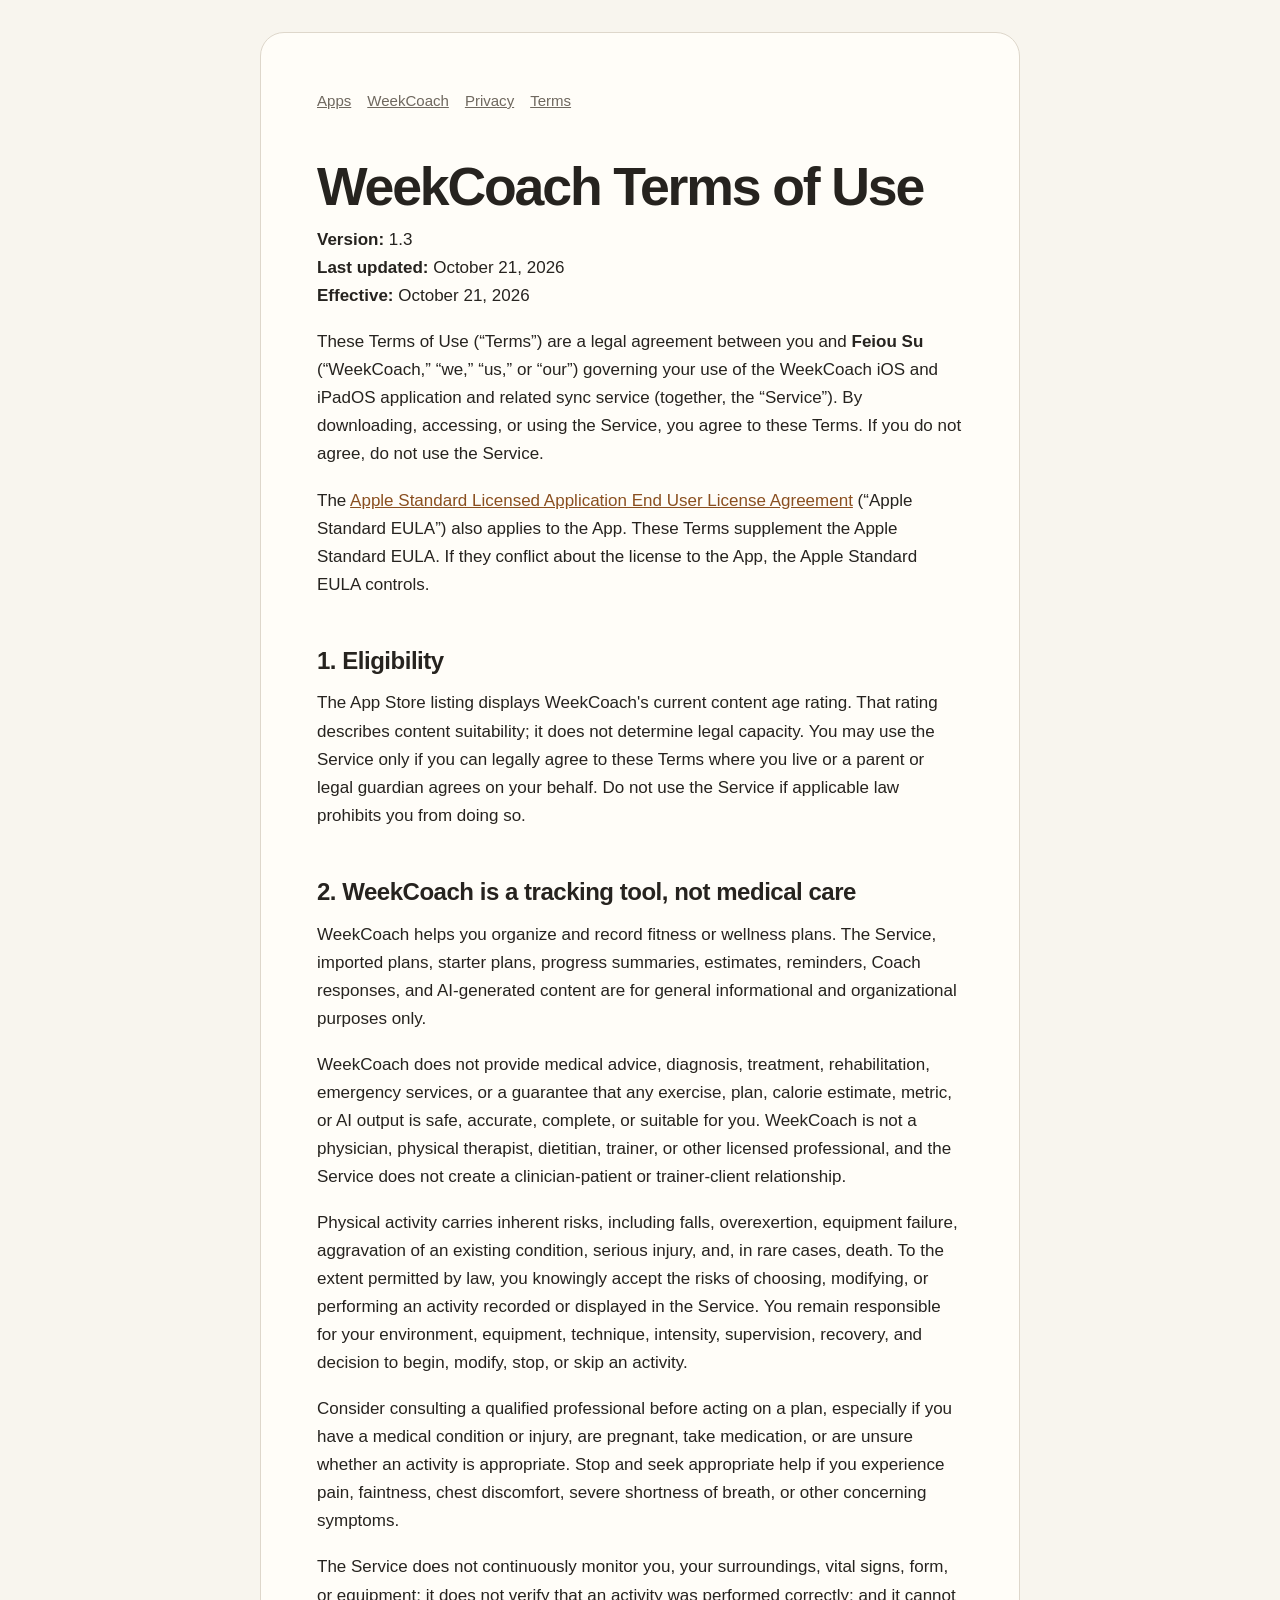
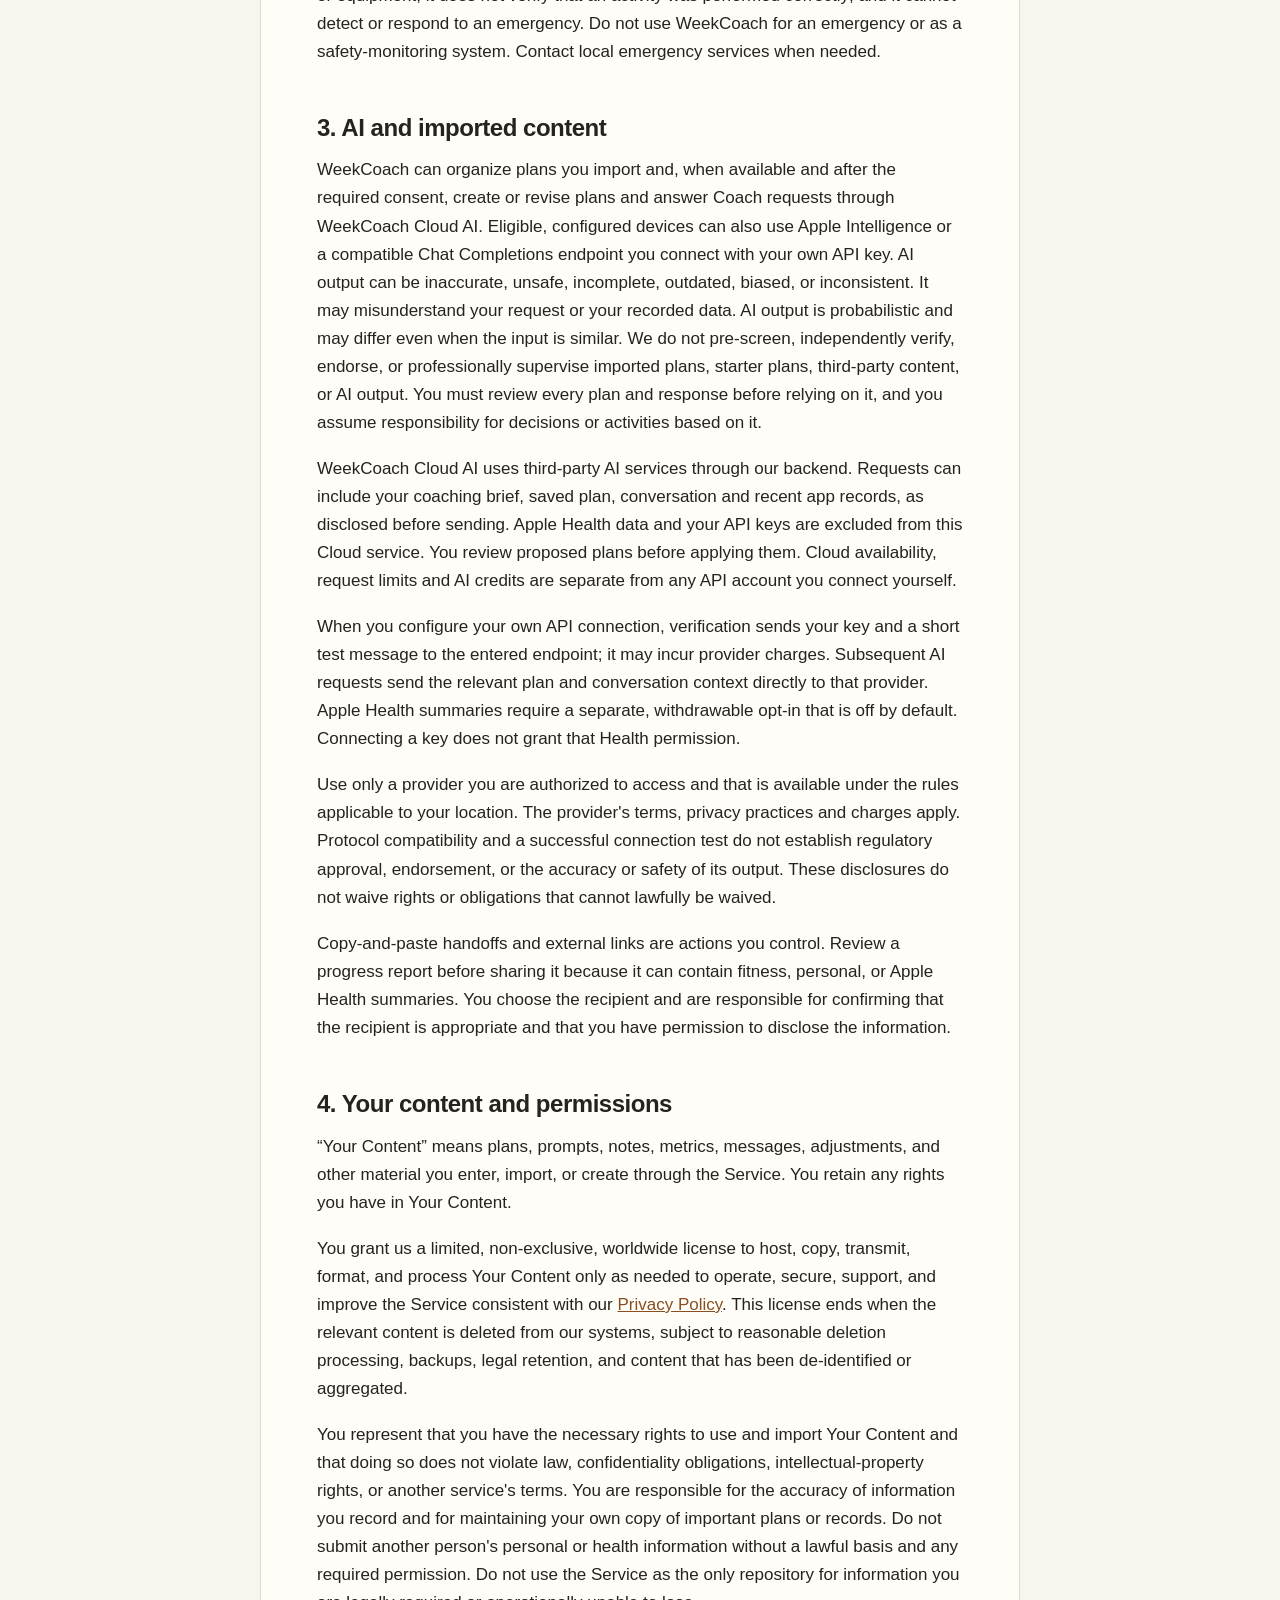
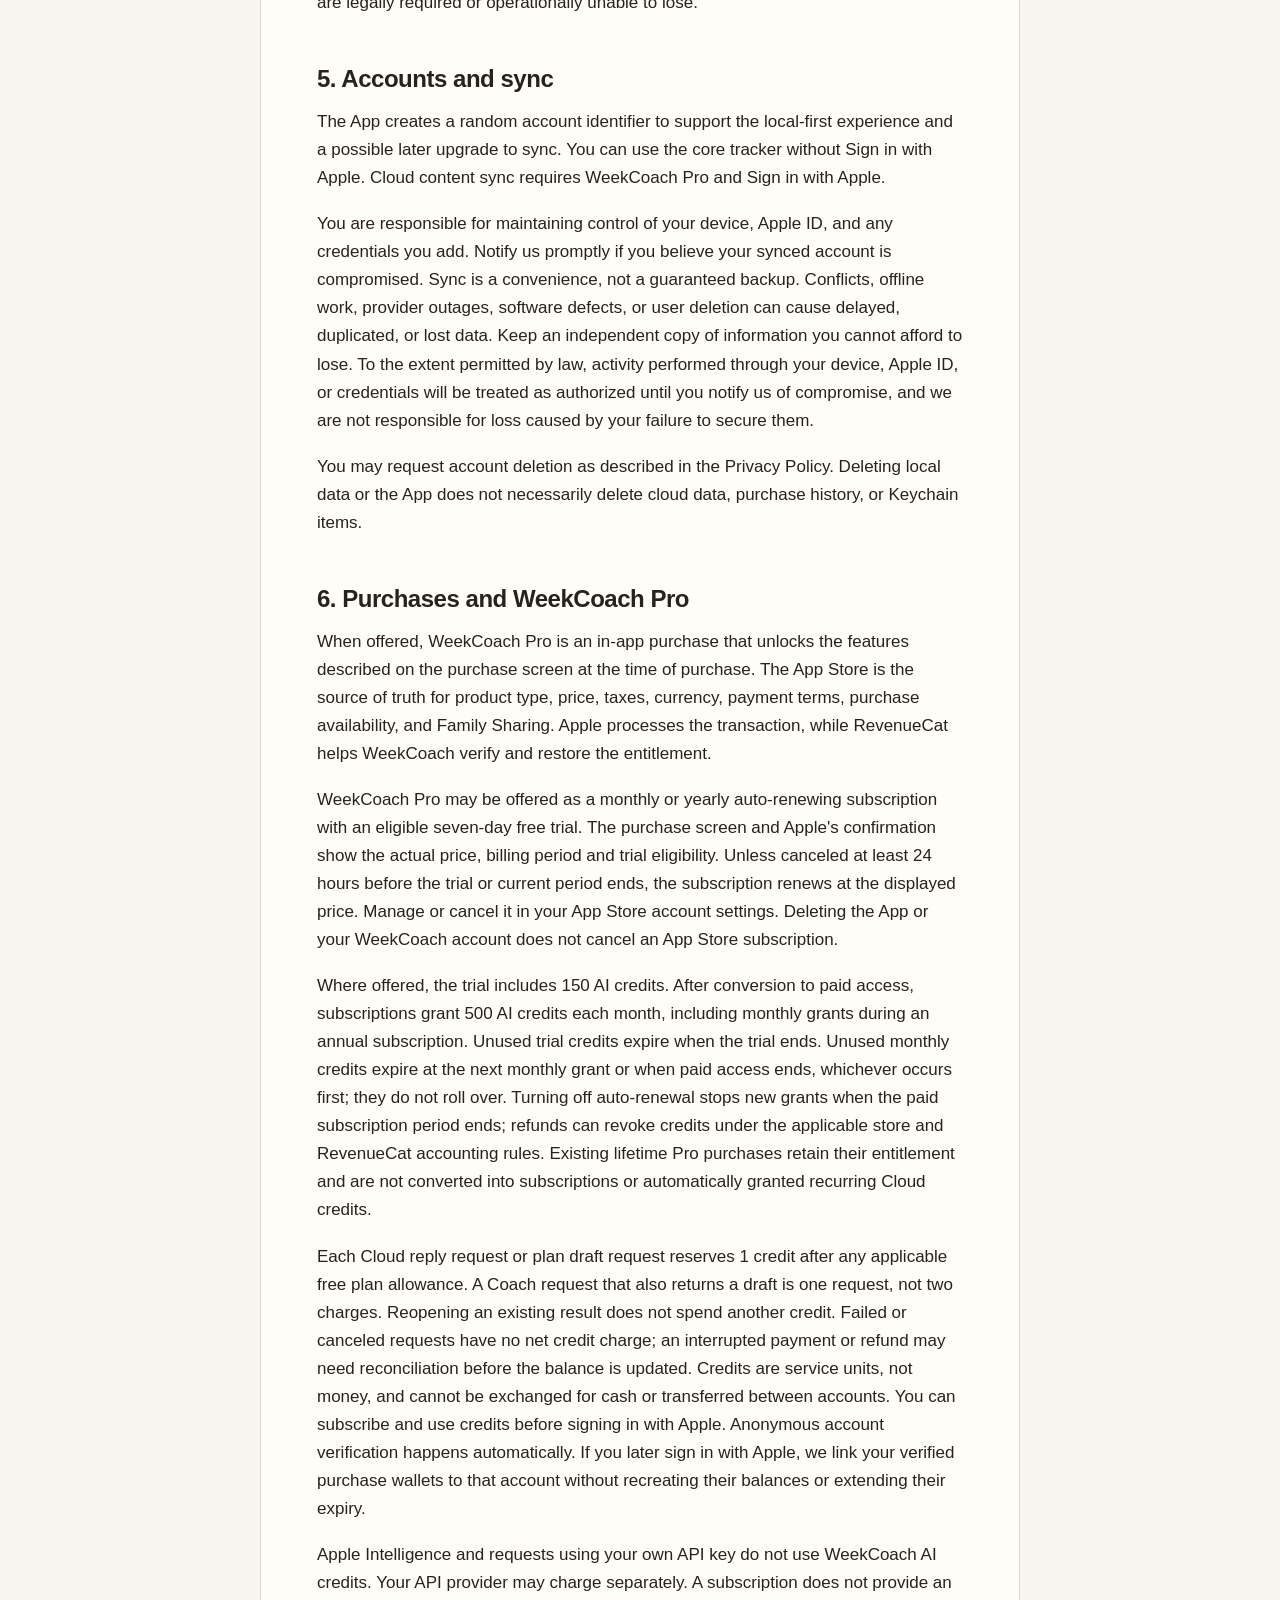
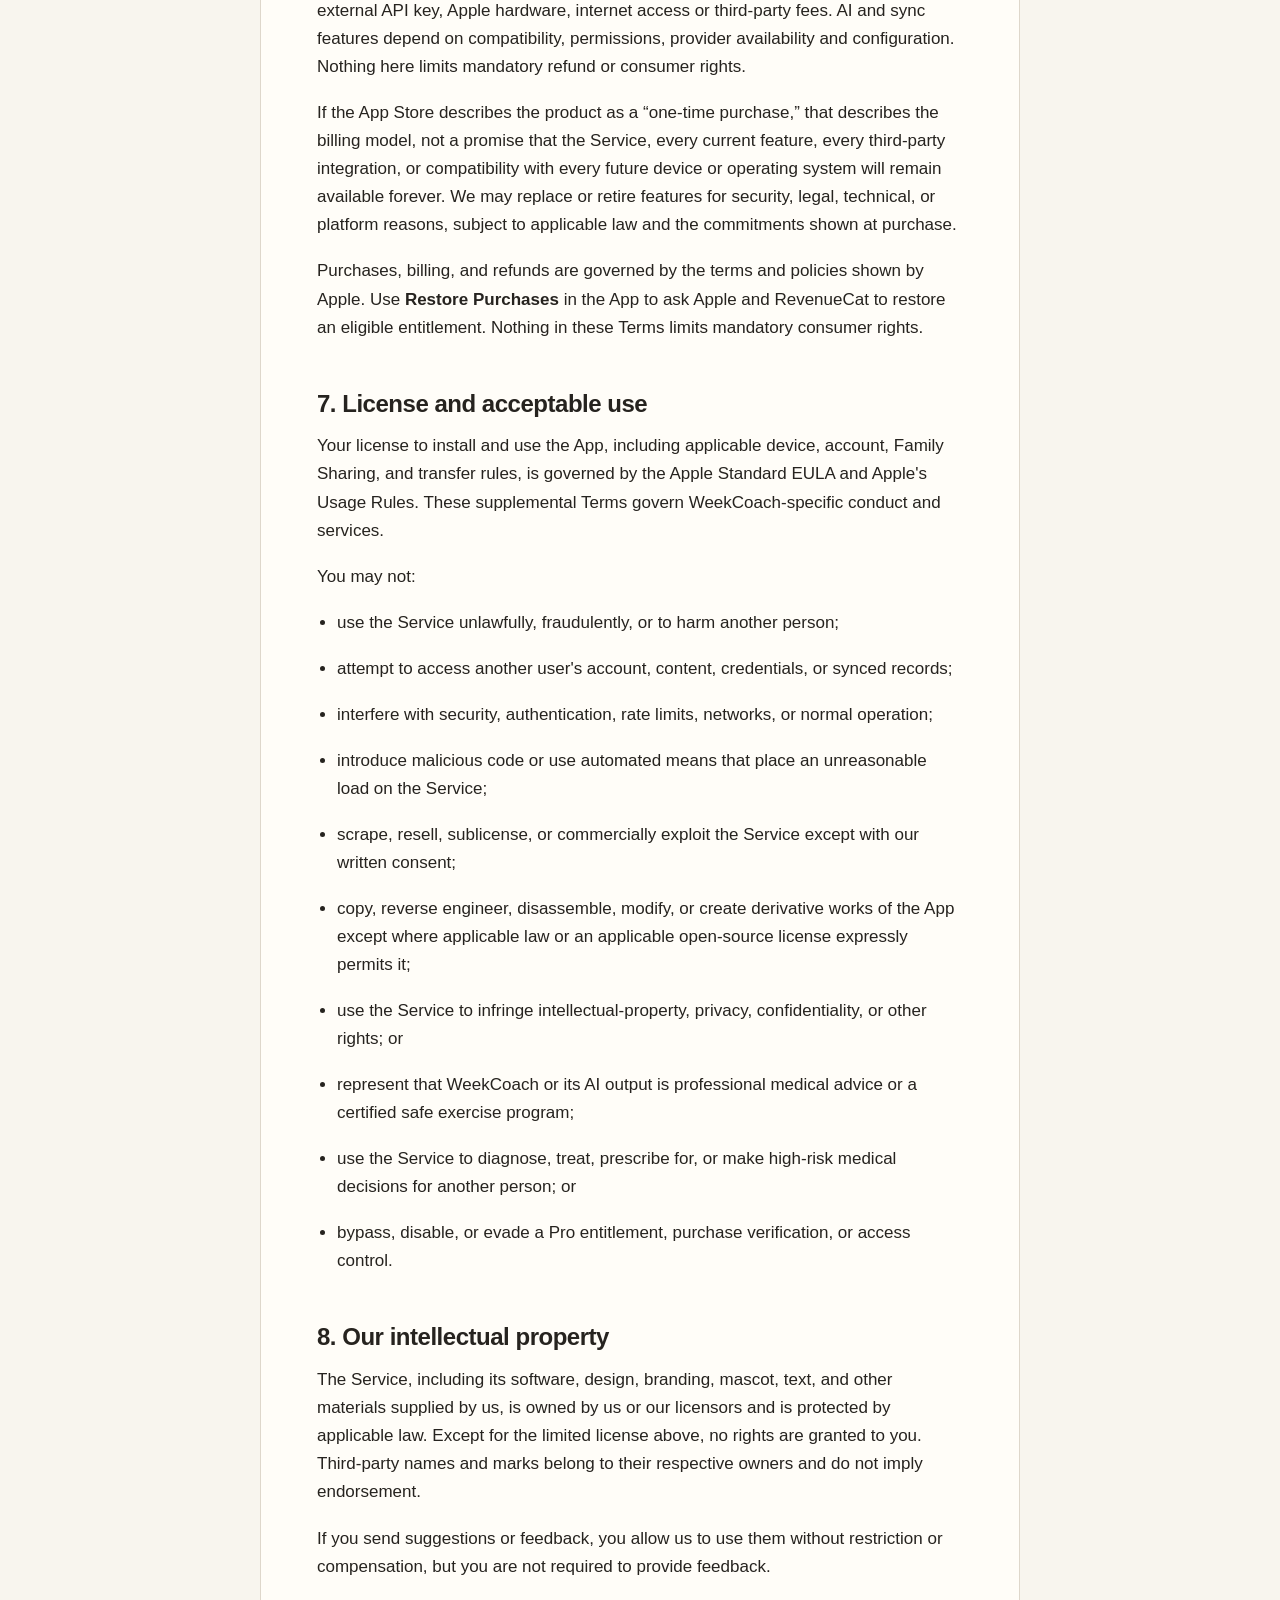
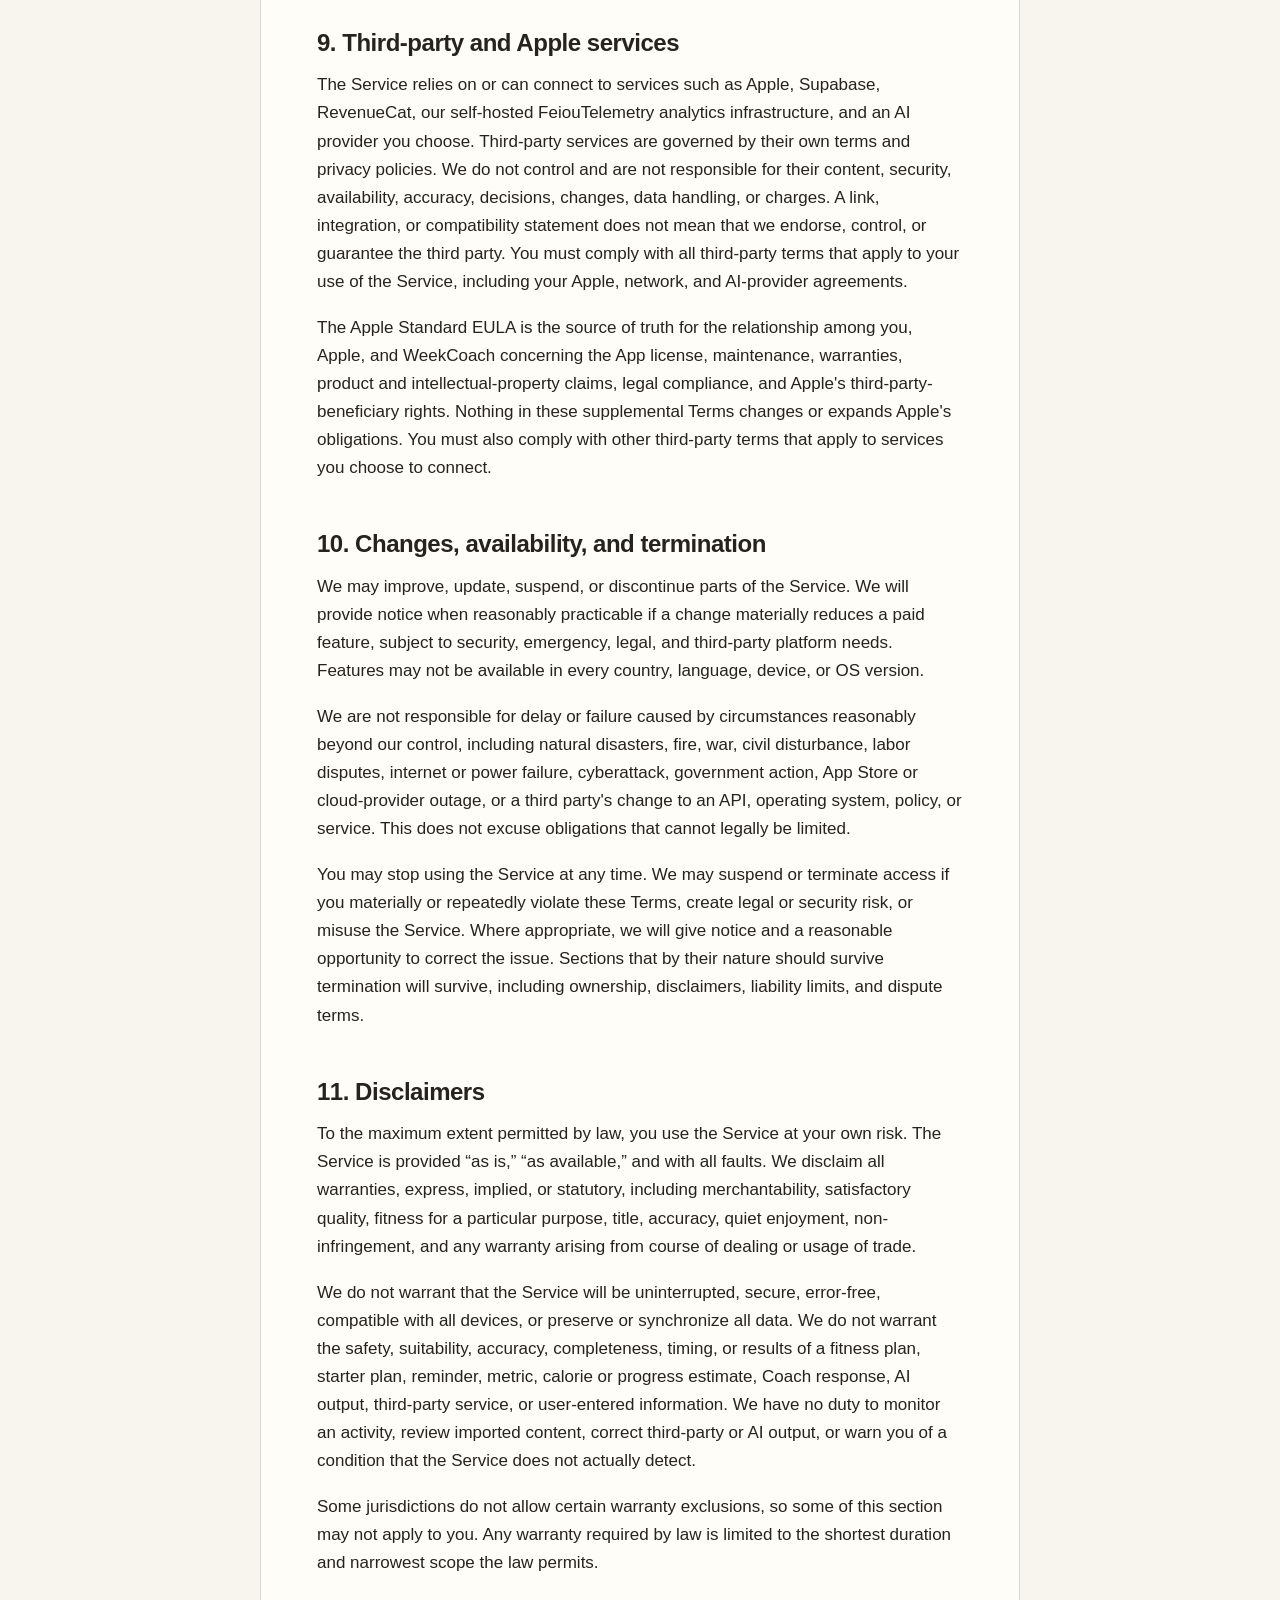
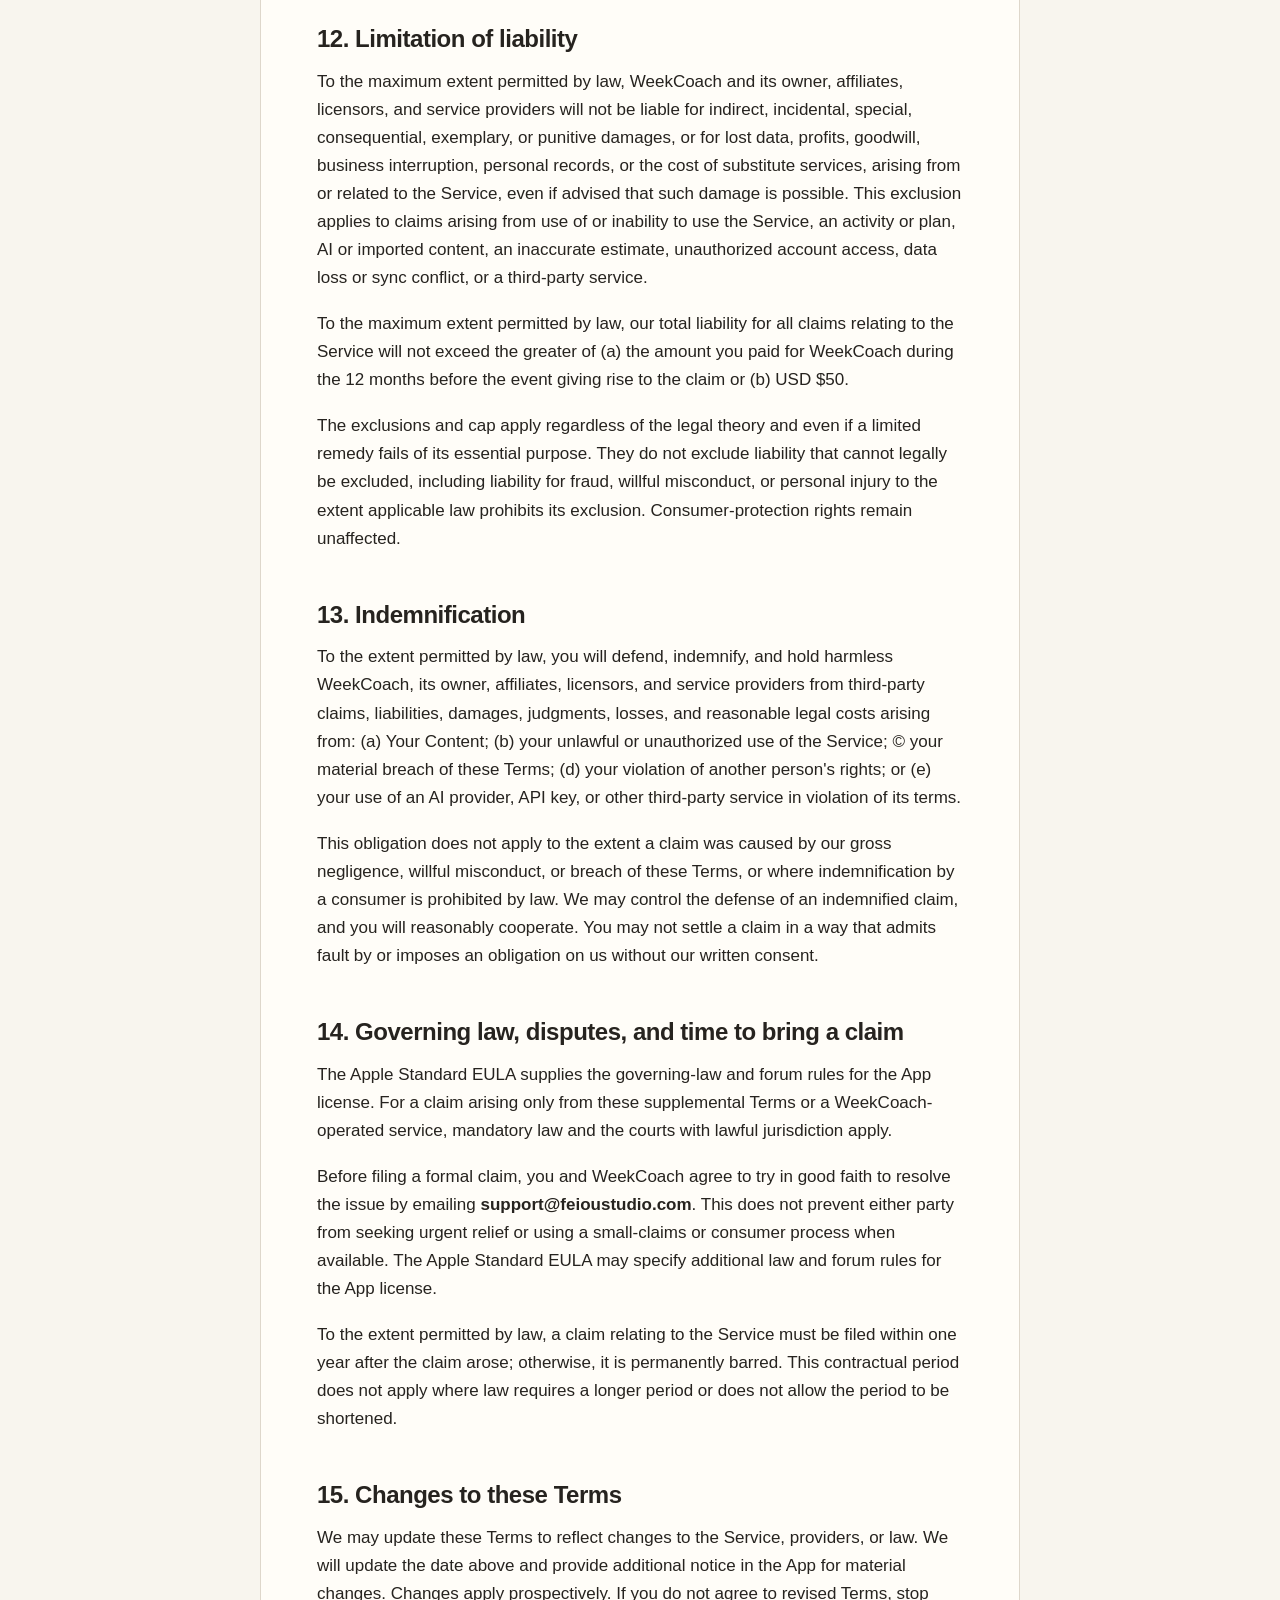
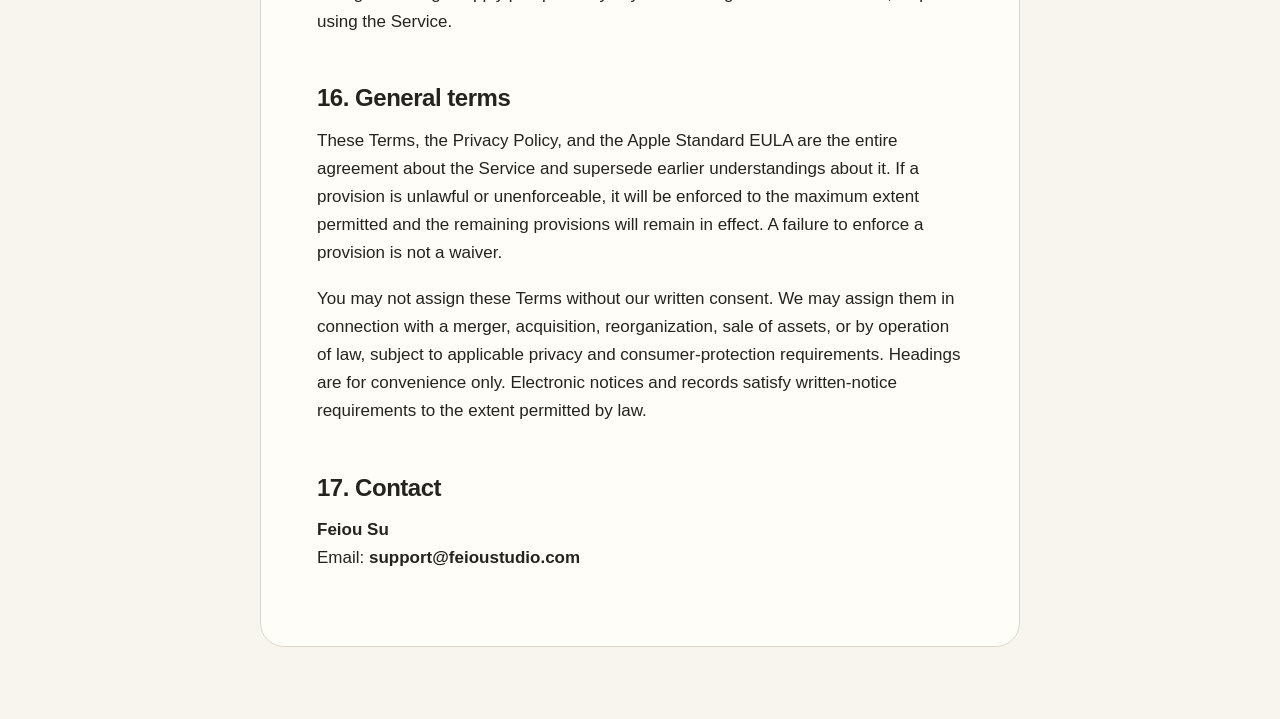
<file: apps/plantrack/terms/index.html>
<!doctype html>
<html lang="en">
  <head>
    <meta charset="utf-8">
    <meta name="viewport" content="width=device-width, initial-scale=1">
    <meta name="description" content="Supplemental Terms of Use for the WeekCoach fitness and wellness planning app.">
    <link rel="canonical" href="https://feiou.github.io/feiou-studio-legal/apps/plantrack/terms/">
    <title>Terms of Use — WeekCoach</title>
    <link rel="icon" href="data:,">
    <link rel="stylesheet" href="../../../assets/legal.css?v=2">
  </head>
  <body>
    <main class="legal-shell">
      <nav class="legal-nav" aria-label="Legal pages">
        <a href="../../../">Apps</a>
        <a href="../">WeekCoach</a>
        <a href="../privacy/">Privacy</a>
        <a href="../terms/" aria-current="page">Terms</a>
      </nav>





<h1 id="label-WeekCoach+Terms+of+Use">WeekCoach Terms of Use</h1>

<p><strong>Version:</strong> 1.3<br> <strong>Last updated:</strong> October 21, 2026<br> <strong>Effective:</strong> October 21, 2026</p>

<p>These Terms of Use (“Terms”) are a legal agreement between you and <strong>Feiou Su</strong> (“WeekCoach,” “we,” “us,” or “our”) governing your use of the WeekCoach iOS and iPadOS application and related sync service (together, the “Service”). By downloading, accessing, or using the Service, you agree to these Terms. If you do not agree, do not use the Service.</p>

<p>The <a href="https://www.apple.com/legal/internet-services/itunes/dev/stdeula/">Apple Standard Licensed Application End User License Agreement</a> (“Apple Standard EULA”) also applies to the App. These Terms supplement the Apple Standard EULA. If they conflict about the license to the App, the Apple Standard EULA controls.</p>

<h2 id="label-1.+Eligibility">1. Eligibility</h2>

<p>The App Store listing displays WeekCoach&#39;s current content age rating. That rating describes content suitability; it does not determine legal capacity. You may use the Service only if you can legally agree to these Terms where you live or a parent or legal guardian agrees on your behalf. Do not use the Service if applicable law prohibits you from doing so.</p>

<h2 id="label-2.+WeekCoach+is+a+tracking+tool-2C+not+medical+care">2. WeekCoach is a tracking tool, not medical care</h2>

<p>WeekCoach helps you organize and record fitness or wellness plans. The Service, imported plans, starter plans, progress summaries, estimates, reminders, Coach responses, and AI-generated content are for general informational and organizational purposes only.</p>

<p>WeekCoach does not provide medical advice, diagnosis, treatment, rehabilitation, emergency services, or a guarantee that any exercise, plan, calorie estimate, metric, or AI output is safe, accurate, complete, or suitable for you. WeekCoach is not a physician, physical therapist, dietitian, trainer, or other licensed professional, and the Service does not create a clinician-patient or trainer-client relationship.</p>

<p>Physical activity carries inherent risks, including falls, overexertion, equipment failure, aggravation of an existing condition, serious injury, and, in rare cases, death. To the extent permitted by law, you knowingly accept the risks of choosing, modifying, or performing an activity recorded or displayed in the Service. You remain responsible for your environment, equipment, technique, intensity, supervision, recovery, and decision to begin, modify, stop, or skip an activity.</p>

<p>Consider consulting a qualified professional before acting on a plan, especially if you have a medical condition or injury, are pregnant, take medication, or are unsure whether an activity is appropriate. Stop and seek appropriate help if you experience pain, faintness, chest discomfort, severe shortness of breath, or other concerning symptoms.</p>

<p>The Service does not continuously monitor you, your surroundings, vital signs, form, or equipment; it does not verify that an activity was performed correctly; and it cannot detect or respond to an emergency. Do not use WeekCoach for an emergency or as a safety-monitoring system. Contact local emergency services when needed.</p>

<h2 id="label-3.+AI+and+imported+content">3. AI and imported content</h2>

<p>WeekCoach can organize plans you import and, when available and after the required consent, create or revise plans and answer Coach requests through WeekCoach Cloud AI. Eligible, configured devices can also use Apple Intelligence or a compatible Chat Completions endpoint you connect with your own API key. AI output can be inaccurate, unsafe, incomplete, outdated, biased, or inconsistent. It may misunderstand your request or your recorded data. AI output is probabilistic and may differ even when the input is similar. We do not pre-screen, independently verify, endorse, or professionally supervise imported plans, starter plans, third-party content, or AI output. You must review every plan and response before relying on it, and you assume responsibility for decisions or activities based on it.</p>

<p>WeekCoach Cloud AI uses third-party AI services through our backend. Requests can include your coaching brief, saved plan, conversation and recent app records, as disclosed before sending. Apple Health data and your API keys are excluded from this Cloud service. You review proposed plans before applying them. Cloud availability, request limits and AI credits are separate from any API account you connect yourself.</p>

<p>When you configure your own API connection, verification sends your key and a short test message to the entered endpoint; it may incur provider charges. Subsequent AI requests send the relevant plan and conversation context directly to that provider. Apple Health summaries require a separate, withdrawable opt-in that is off by default. Connecting a key does not grant that Health permission.</p>

<p>Use only a provider you are authorized to access and that is available under the rules applicable to your location. The provider&#39;s terms, privacy practices and charges apply. Protocol compatibility and a successful connection test do not establish regulatory approval, endorsement, or the accuracy or safety of its output. These disclosures do not waive rights or obligations that cannot lawfully be waived.</p>

<p>Copy-and-paste handoffs and external links are actions you control. Review a progress report before sharing it because it can contain fitness, personal, or Apple Health summaries. You choose the recipient and are responsible for confirming that the recipient is appropriate and that you have permission to disclose the information.</p>

<h2 id="label-4.+Your+content+and+permissions">4. Your content and permissions</h2>

<p>“Your Content” means plans, prompts, notes, metrics, messages, adjustments, and other material you enter, import, or create through the Service. You retain any rights you have in Your Content.</p>

<p>You grant us a limited, non-exclusive, worldwide license to host, copy, transmit, format, and process Your Content only as needed to operate, secure, support, and improve the Service consistent with our <a href="../privacy/">Privacy Policy</a>. This license ends when the relevant content is deleted from our systems, subject to reasonable deletion processing, backups, legal retention, and content that has been de-identified or aggregated.</p>

<p>You represent that you have the necessary rights to use and import Your Content and that doing so does not violate law, confidentiality obligations, intellectual-property rights, or another service&#39;s terms. You are responsible for the accuracy of information you record and for maintaining your own copy of important plans or records. Do not submit another person&#39;s personal or health information without a lawful basis and any required permission. Do not use the Service as the only repository for information you are legally required or operationally unable to lose.</p>

<h2 id="label-5.+Accounts+and+sync">5. Accounts and sync</h2>

<p>The App creates a random account identifier to support the local-first experience and a possible later upgrade to sync. You can use the core tracker without Sign in with Apple. Cloud content sync requires WeekCoach Pro and Sign in with Apple.</p>

<p>You are responsible for maintaining control of your device, Apple ID, and any credentials you add. Notify us promptly if you believe your synced account is compromised. Sync is a convenience, not a guaranteed backup. Conflicts, offline work, provider outages, software defects, or user deletion can cause delayed, duplicated, or lost data. Keep an independent copy of information you cannot afford to lose. To the extent permitted by law, activity performed through your device, Apple ID, or credentials will be treated as authorized until you notify us of compromise, and we are not responsible for loss caused by your failure to secure them.</p>

<p>You may request account deletion as described in the Privacy Policy. Deleting local data or the App does not necessarily delete cloud data, purchase history, or Keychain items.</p>

<h2 id="label-6.+Purchases+and+WeekCoach+Pro">6. Purchases and WeekCoach Pro</h2>

<p>When offered, WeekCoach Pro is an in-app purchase that unlocks the features described on the purchase screen at the time of purchase. The App Store is the source of truth for product type, price, taxes, currency, payment terms, purchase availability, and Family Sharing. Apple processes the transaction, while RevenueCat helps WeekCoach verify and restore the entitlement.</p>

<p>WeekCoach Pro may be offered as a monthly or yearly auto-renewing subscription with an eligible seven-day free trial. The purchase screen and Apple&#39;s confirmation show the actual price, billing period and trial eligibility. Unless canceled at least 24 hours before the trial or current period ends, the subscription renews at the displayed price. Manage or cancel it in your App Store account settings. Deleting the App or your WeekCoach account does not cancel an App Store subscription.</p>

<p>Where offered, the trial includes 150 AI credits. After conversion to paid access, subscriptions grant 500 AI credits each month, including monthly grants during an annual subscription. Unused trial credits expire when the trial ends. Unused monthly credits expire at the next monthly grant or when paid access ends, whichever occurs first; they do not roll over. Turning off auto-renewal stops new grants when the paid subscription period ends; refunds can revoke credits under the applicable store and RevenueCat accounting rules. Existing lifetime Pro purchases retain their entitlement and are not converted into subscriptions or automatically granted recurring Cloud credits.</p>

<p>Each Cloud reply request or plan draft request reserves 1 credit after any applicable free plan allowance. A Coach request that also returns a draft is one request, not two charges. Reopening an existing result does not spend another credit. Failed or canceled requests have no net credit charge; an interrupted payment or refund may need reconciliation before the balance is updated. Credits are service units, not money, and cannot be exchanged for cash or transferred between accounts. You can subscribe and use credits before signing in with Apple. Anonymous account verification happens automatically. If you later sign in with Apple, we link your verified purchase wallets to that account without recreating their balances or extending their expiry.</p>

<p>Apple Intelligence and requests using your own API key do not use WeekCoach AI credits. Your API provider may charge separately. A subscription does not provide an external API key, Apple hardware, internet access or third-party fees. AI and sync features depend on compatibility, permissions, provider availability and configuration. Nothing here limits mandatory refund or consumer rights.</p>

<p>If the App Store describes the product as a “one-time purchase,” that describes the billing model, not a promise that the Service, every current feature, every third-party integration, or compatibility with every future device or operating system will remain available forever. We may replace or retire features for security, legal, technical, or platform reasons, subject to applicable law and the commitments shown at purchase.</p>

<p>Purchases, billing, and refunds are governed by the terms and policies shown by Apple. Use <strong>Restore Purchases</strong> in the App to ask Apple and RevenueCat to restore an eligible entitlement. Nothing in these Terms limits mandatory consumer rights.</p>

<h2 id="label-7.+License+and+acceptable+use">7. License and acceptable use</h2>

<p>Your license to install and use the App, including applicable device, account, Family Sharing, and transfer rules, is governed by the Apple Standard EULA and Apple&#39;s Usage Rules. These supplemental Terms govern WeekCoach-specific conduct and services.</p>

<p>You may not:</p>
<ul><li>
<p>use the Service unlawfully, fraudulently, or to harm another person;</p>
</li><li>
<p>attempt to access another user&#39;s account, content, credentials, or synced records;</p>
</li><li>
<p>interfere with security, authentication, rate limits, networks, or normal operation;</p>
</li><li>
<p>introduce malicious code or use automated means that place an unreasonable load on the Service;</p>
</li><li>
<p>scrape, resell, sublicense, or commercially exploit the Service except with our written consent;</p>
</li><li>
<p>copy, reverse engineer, disassemble, modify, or create derivative works of the App except where  applicable law or an applicable open-source license expressly permits it;</p>
</li><li>
<p>use the Service to infringe intellectual-property, privacy, confidentiality, or other rights; or</p>
</li><li>
<p>represent that WeekCoach or its AI output is professional medical advice or a certified safe  exercise program;</p>
</li><li>
<p>use the Service to diagnose, treat, prescribe for, or make high-risk medical decisions for  another person; or</p>
</li><li>
<p>bypass, disable, or evade a Pro entitlement, purchase verification, or access control.</p>
</li></ul>

<h2 id="label-8.+Our+intellectual+property">8. Our intellectual property</h2>

<p>The Service, including its software, design, branding, mascot, text, and other materials supplied by us, is owned by us or our licensors and is protected by applicable law. Except for the limited license above, no rights are granted to you. Third-party names and marks belong to their respective owners and do not imply endorsement.</p>

<p>If you send suggestions or feedback, you allow us to use them without restriction or compensation, but you are not required to provide feedback.</p>

<h2 id="label-9.+Third-party+and+Apple+services">9. Third-party and Apple services</h2>

<p>The Service relies on or can connect to services such as Apple, Supabase, RevenueCat, our self-hosted FeiouTelemetry analytics infrastructure, and an AI provider you choose. Third-party services are governed by their own terms and privacy policies. We do not control and are not responsible for their content, security, availability, accuracy, decisions, changes, data handling, or charges. A link, integration, or compatibility statement does not mean that we endorse, control, or guarantee the third party. You must comply with all third-party terms that apply to your use of the Service, including your Apple, network, and AI-provider agreements.</p>

<p>The Apple Standard EULA is the source of truth for the relationship among you, Apple, and WeekCoach concerning the App license, maintenance, warranties, product and intellectual-property claims, legal compliance, and Apple&#39;s third-party-beneficiary rights. Nothing in these supplemental Terms changes or expands Apple&#39;s obligations. You must also comply with other third-party terms that apply to services you choose to connect.</p>

<h2 id="label-10.+Changes-2C+availability-2C+and+termination">10. Changes, availability, and termination</h2>

<p>We may improve, update, suspend, or discontinue parts of the Service. We will provide notice when reasonably practicable if a change materially reduces a paid feature, subject to security, emergency, legal, and third-party platform needs. Features may not be available in every country, language, device, or OS version.</p>

<p>We are not responsible for delay or failure caused by circumstances reasonably beyond our control, including natural disasters, fire, war, civil disturbance, labor disputes, internet or power failure, cyberattack, government action, App Store or cloud-provider outage, or a third party&#39;s change to an API, operating system, policy, or service. This does not excuse obligations that cannot legally be limited.</p>

<p>You may stop using the Service at any time. We may suspend or terminate access if you materially or repeatedly violate these Terms, create legal or security risk, or misuse the Service. Where appropriate, we will give notice and a reasonable opportunity to correct the issue. Sections that by their nature should survive termination will survive, including ownership, disclaimers, liability limits, and dispute terms.</p>

<h2 id="label-11.+Disclaimers">11. Disclaimers</h2>

<p>To the maximum extent permitted by law, you use the Service at your own risk. The Service is provided “as is,” “as available,” and with all faults. We disclaim all warranties, express, implied, or statutory, including merchantability, satisfactory quality, fitness for a particular purpose, title, accuracy, quiet enjoyment, non-infringement, and any warranty arising from course of dealing or usage of trade.</p>

<p>We do not warrant that the Service will be uninterrupted, secure, error-free, compatible with all devices, or preserve or synchronize all data. We do not warrant the safety, suitability, accuracy, completeness, timing, or results of a fitness plan, starter plan, reminder, metric, calorie or progress estimate, Coach response, AI output, third-party service, or user-entered information. We have no duty to monitor an activity, review imported content, correct third-party or AI output, or warn you of a condition that the Service does not actually detect.</p>

<p>Some jurisdictions do not allow certain warranty exclusions, so some of this section may not apply to you. Any warranty required by law is limited to the shortest duration and narrowest scope the law permits.</p>

<h2 id="label-12.+Limitation+of+liability">12. Limitation of liability</h2>

<p>To the maximum extent permitted by law, WeekCoach and its owner, affiliates, licensors, and service providers will not be liable for indirect, incidental, special, consequential, exemplary, or punitive damages, or for lost data, profits, goodwill, business interruption, personal records, or the cost of substitute services, arising from or related to the Service, even if advised that such damage is possible. This exclusion applies to claims arising from use of or inability to use the Service, an activity or plan, AI or imported content, an inaccurate estimate, unauthorized account access, data loss or sync conflict, or a third-party service.</p>

<p>To the maximum extent permitted by law, our total liability for all claims relating to the Service will not exceed the greater of (a) the amount you paid for WeekCoach during the 12 months before the event giving rise to the claim or (b) USD $50.</p>

<p>The exclusions and cap apply regardless of the legal theory and even if a limited remedy fails of its essential purpose. They do not exclude liability that cannot legally be excluded, including liability for fraud, willful misconduct, or personal injury to the extent applicable law prohibits its exclusion. Consumer-protection rights remain unaffected.</p>

<h2 id="label-13.+Indemnification">13. Indemnification</h2>

<p>To the extent permitted by law, you will defend, indemnify, and hold harmless WeekCoach, its owner, affiliates, licensors, and service providers from third-party claims, liabilities, damages, judgments, losses, and reasonable legal costs arising from: (a) Your Content; (b) your unlawful or unauthorized use of the Service; © your material breach of these Terms; (d) your violation of another person&#39;s rights; or (e) your use of an AI provider, API key, or other third-party service in violation of its terms.</p>

<p>This obligation does not apply to the extent a claim was caused by our gross negligence, willful misconduct, or breach of these Terms, or where indemnification by a consumer is prohibited by law. We may control the defense of an indemnified claim, and you will reasonably cooperate. You may not settle a claim in a way that admits fault by or imposes an obligation on us without our written consent.</p>

<h2 id="label-14.+Governing+law-2C+disputes-2C+and+time+to+bring+a+claim">14. Governing law, disputes, and time to bring a claim</h2>

<p>The Apple Standard EULA supplies the governing-law and forum rules for the App license. For a claim arising only from these supplemental Terms or a WeekCoach-operated service, mandatory law and the courts with lawful jurisdiction apply.</p>

<p>Before filing a formal claim, you and WeekCoach agree to try in good faith to resolve the issue by emailing <strong>support@feioustudio.com</strong>. This does not prevent either party from seeking urgent relief or using a small-claims or consumer process when available. The Apple Standard EULA may specify additional law and forum rules for the App license.</p>

<p>To the extent permitted by law, a claim relating to the Service must be filed within one year after the claim arose; otherwise, it is permanently barred. This contractual period does not apply where law requires a longer period or does not allow the period to be shortened.</p>

<h2 id="label-15.+Changes+to+these+Terms">15. Changes to these Terms</h2>

<p>We may update these Terms to reflect changes to the Service, providers, or law. We will update the date above and provide additional notice in the App for material changes. Changes apply prospectively. If you do not agree to revised Terms, stop using the Service.</p>

<h2 id="label-16.+General+terms">16. General terms</h2>

<p>These Terms, the Privacy Policy, and the Apple Standard EULA are the entire agreement about the Service and supersede earlier understandings about it. If a provision is unlawful or unenforceable, it will be enforced to the maximum extent permitted and the remaining provisions will remain in effect. A failure to enforce a provision is not a waiver.</p>

<p>You may not assign these Terms without our written consent. We may assign them in connection with a merger, acquisition, reorganization, sale of assets, or by operation of law, subject to applicable privacy and consumer-protection requirements. Headings are for convenience only. Electronic notices and records satisfy written-notice requirements to the extent permitted by law.</p>

<h2 id="label-17.+Contact">17. Contact</h2>

<p><strong>Feiou Su</strong><br> Email: <strong>support@feioustudio.com</strong></p>

    </main>
  </body>
</html>
</file>
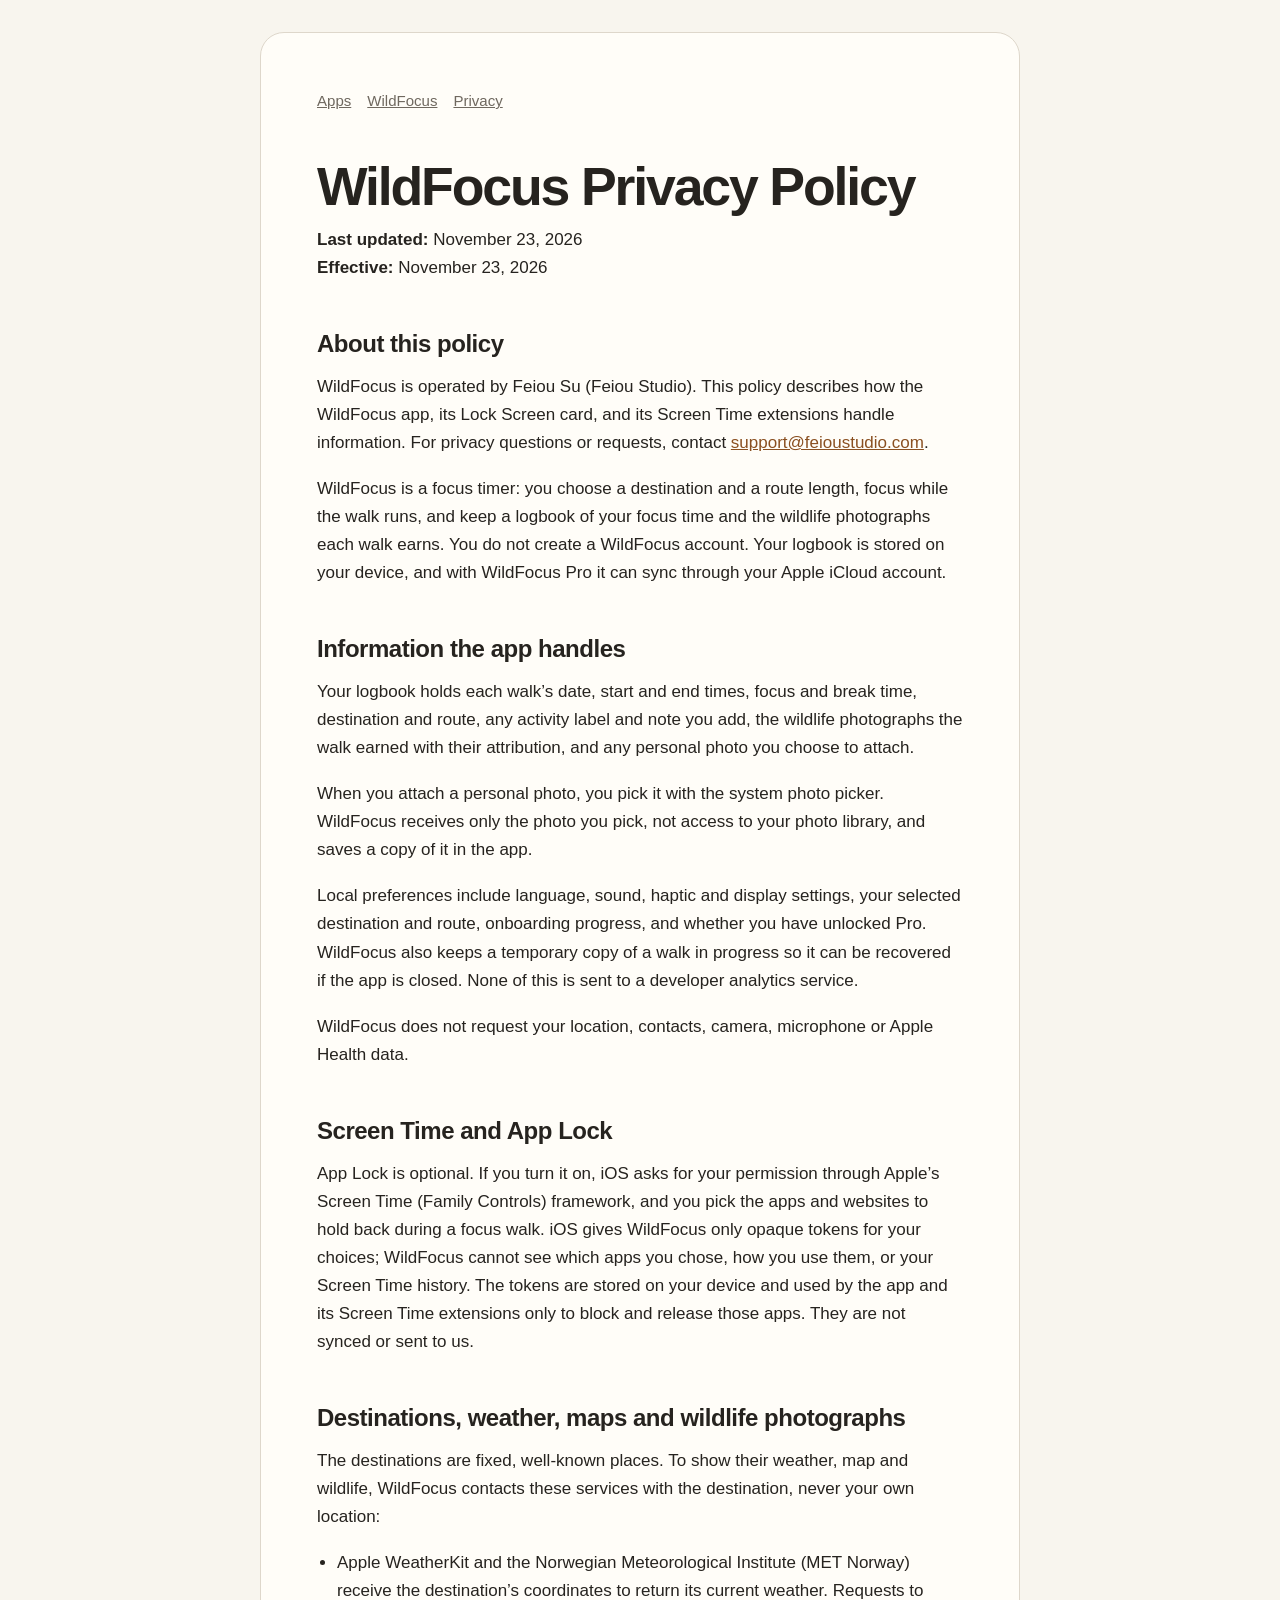
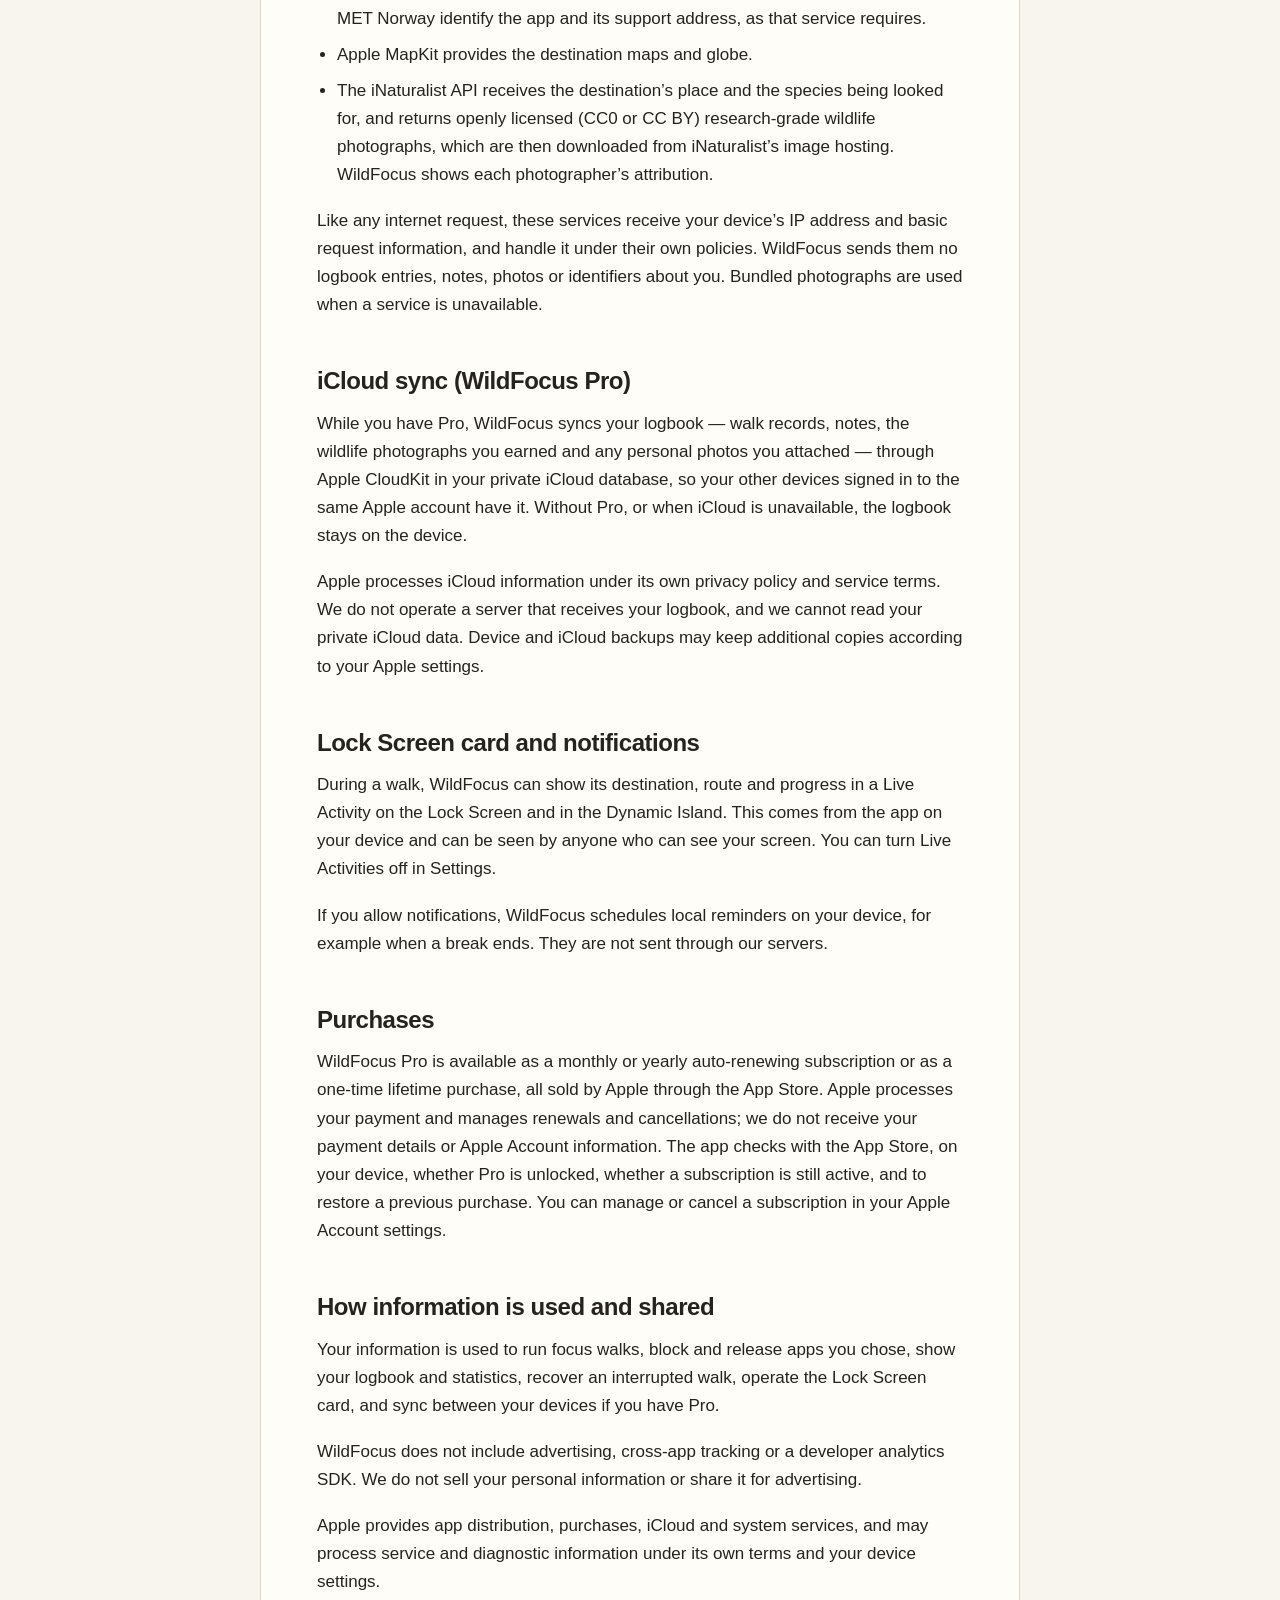
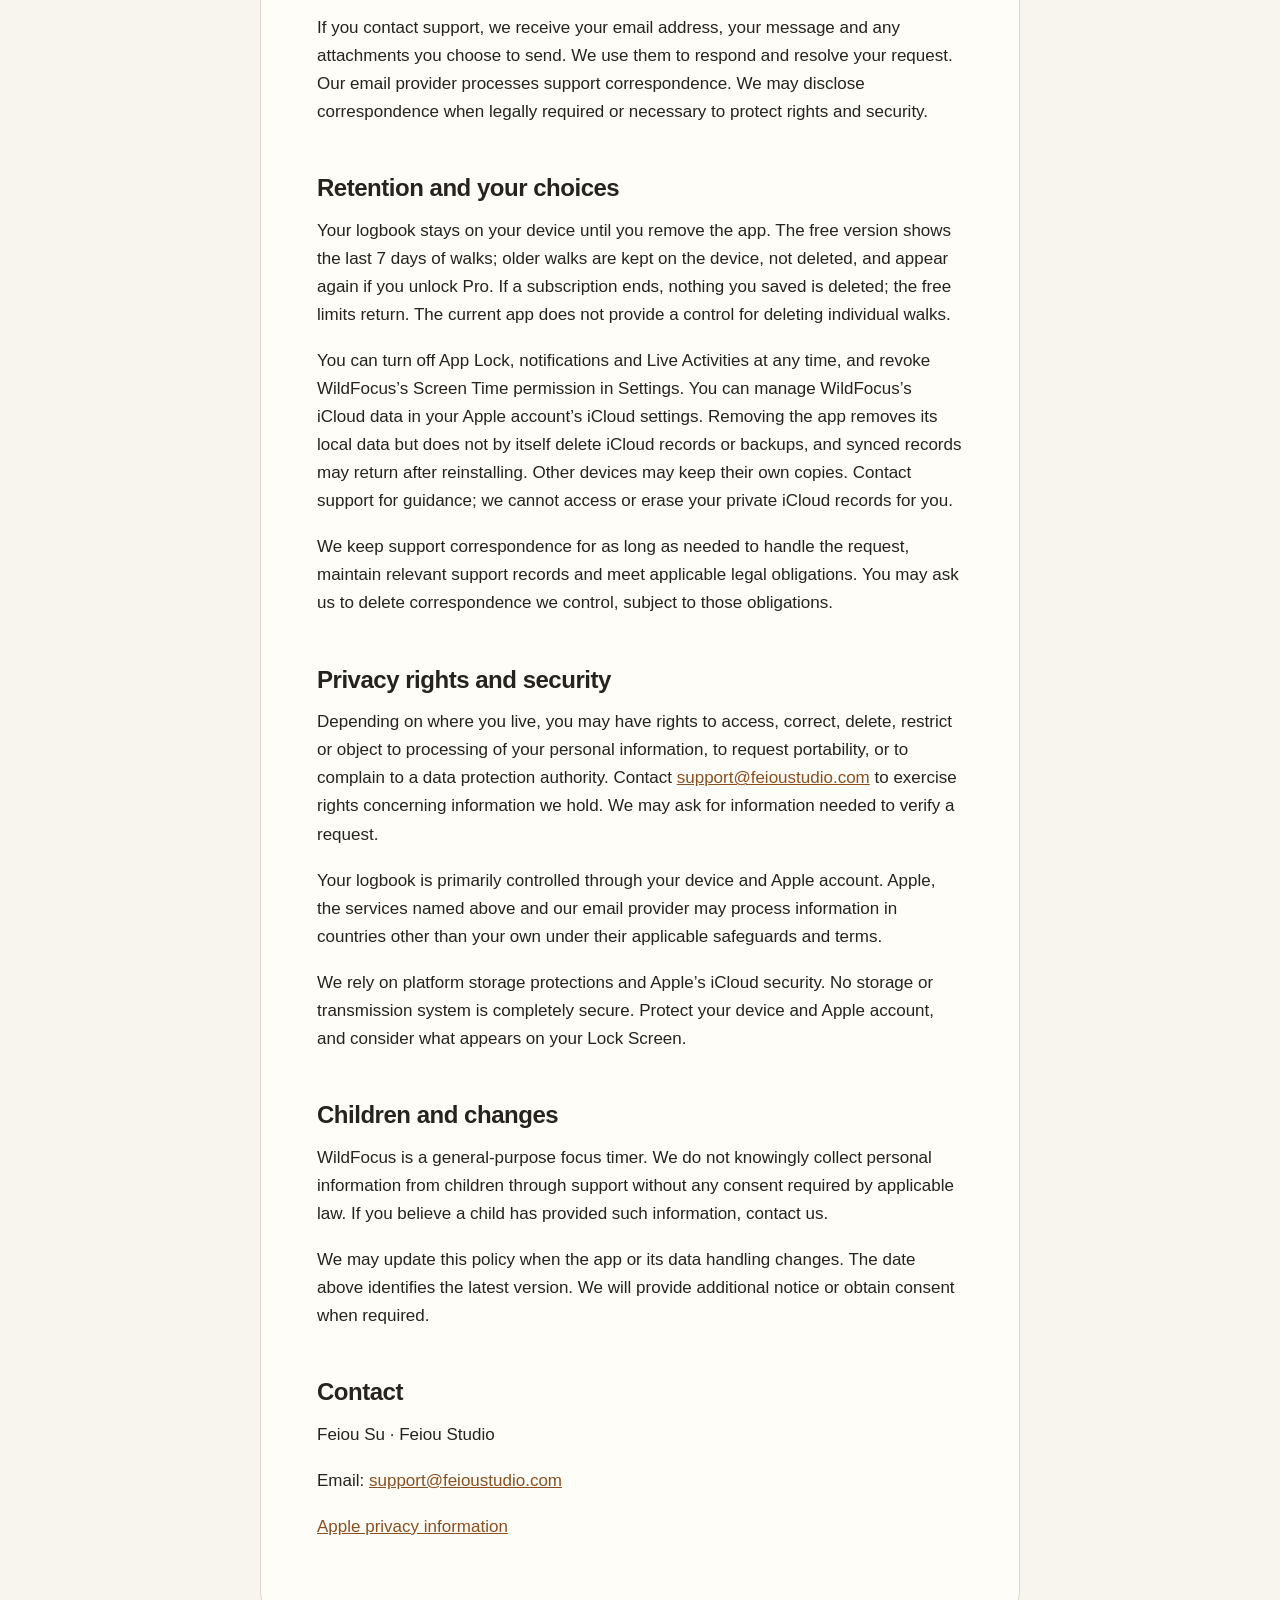
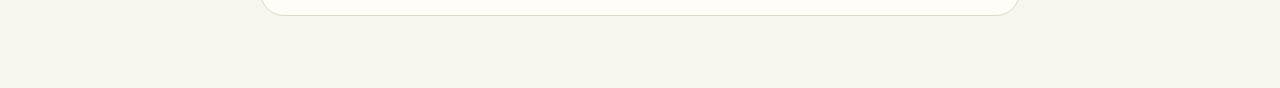
<file: apps/wildfocus/privacy/index.html>
<!doctype html>
<html lang="en">
<head>
<meta charset="utf-8">
<meta name="viewport" content="width=device-width, initial-scale=1">
<meta name="description" content="Privacy Policy for WildFocus by Feiou Studio.">
<link rel="canonical" href="https://feiou.github.io/feiou-studio-legal/apps/wildfocus/privacy/">
<title>Privacy Policy — WildFocus</title>
<link rel="icon" href="data:,">
<link rel="stylesheet" href="../../../assets/legal.css?v=2">
</head>
<body><main class="legal-shell"><nav class="legal-nav" aria-label="Legal pages"><a href="../../../">Apps</a><a href="../">WildFocus</a><a href="./" aria-current="page">Privacy</a></nav><h1>WildFocus Privacy Policy</h1>
<p><strong>Last updated:</strong> November 23, 2026<br><strong>Effective:</strong> November 23, 2026</p>
<h2>About this policy</h2>
<p>WildFocus is operated by Feiou Su (Feiou Studio). This policy describes how the WildFocus app, its Lock Screen card, and its Screen Time extensions handle information. For privacy questions or requests, contact <a href="mailto:support@feioustudio.com">support@feioustudio.com</a>.</p>
<p>WildFocus is a focus timer: you choose a destination and a route length, focus while the walk runs, and keep a logbook of your focus time and the wildlife photographs each walk earns. You do not create a WildFocus account. Your logbook is stored on your device, and with WildFocus Pro it can sync through your Apple iCloud account.</p>
<h2>Information the app handles</h2>
<p>Your logbook holds each walk’s date, start and end times, focus and break time, destination and route, any activity label and note you add, the wildlife photographs the walk earned with their attribution, and any personal photo you choose to attach.</p>
<p>When you attach a personal photo, you pick it with the system photo picker. WildFocus receives only the photo you pick, not access to your photo library, and saves a copy of it in the app.</p>
<p>Local preferences include language, sound, haptic and display settings, your selected destination and route, onboarding progress, and whether you have unlocked Pro. WildFocus also keeps a temporary copy of a walk in progress so it can be recovered if the app is closed. None of this is sent to a developer analytics service.</p>
<p>WildFocus does not request your location, contacts, camera, microphone or Apple Health data.</p>
<h2>Screen Time and App Lock</h2>
<p>App Lock is optional. If you turn it on, iOS asks for your permission through Apple’s Screen Time (Family Controls) framework, and you pick the apps and websites to hold back during a focus walk. iOS gives WildFocus only opaque tokens for your choices; WildFocus cannot see which apps you chose, how you use them, or your Screen Time history. The tokens are stored on your device and used by the app and its Screen Time extensions only to block and release those apps. They are not synced or sent to us.</p>
<h2>Destinations, weather, maps and wildlife photographs</h2>
<p>The destinations are fixed, well-known places. To show their weather, map and wildlife, WildFocus contacts these services with the destination, never your own location:</p>
<ul><li>Apple WeatherKit and the Norwegian Meteorological Institute (MET Norway) receive the destination’s coordinates to return its current weather. Requests to MET Norway identify the app and its support address, as that service requires.</li><li>Apple MapKit provides the destination maps and globe.</li><li>The iNaturalist API receives the destination’s place and the species being looked for, and returns openly licensed (CC0 or CC BY) research-grade wildlife photographs, which are then downloaded from iNaturalist’s image hosting. WildFocus shows each photographer’s attribution.</li></ul>
<p>Like any internet request, these services receive your device’s IP address and basic request information, and handle it under their own policies. WildFocus sends them no logbook entries, notes, photos or identifiers about you. Bundled photographs are used when a service is unavailable.</p>
<h2>iCloud sync (WildFocus Pro)</h2>
<p>While you have Pro, WildFocus syncs your logbook — walk records, notes, the wildlife photographs you earned and any personal photos you attached — through Apple CloudKit in your private iCloud database, so your other devices signed in to the same Apple account have it. Without Pro, or when iCloud is unavailable, the logbook stays on the device.</p>
<p>Apple processes iCloud information under its own privacy policy and service terms. We do not operate a server that receives your logbook, and we cannot read your private iCloud data. Device and iCloud backups may keep additional copies according to your Apple settings.</p>
<h2>Lock Screen card and notifications</h2>
<p>During a walk, WildFocus can show its destination, route and progress in a Live Activity on the Lock Screen and in the Dynamic Island. This comes from the app on your device and can be seen by anyone who can see your screen. You can turn Live Activities off in Settings.</p>
<p>If you allow notifications, WildFocus schedules local reminders on your device, for example when a break ends. They are not sent through our servers.</p>
<h2>Purchases</h2>
<p>WildFocus Pro is available as a monthly or yearly auto-renewing subscription or as a one-time lifetime purchase, all sold by Apple through the App Store. Apple processes your payment and manages renewals and cancellations; we do not receive your payment details or Apple Account information. The app checks with the App Store, on your device, whether Pro is unlocked, whether a subscription is still active, and to restore a previous purchase. You can manage or cancel a subscription in your Apple Account settings.</p>
<h2>How information is used and shared</h2>
<p>Your information is used to run focus walks, block and release apps you chose, show your logbook and statistics, recover an interrupted walk, operate the Lock Screen card, and sync between your devices if you have Pro.</p>
<p>WildFocus does not include advertising, cross-app tracking or a developer analytics SDK. We do not sell your personal information or share it for advertising.</p>
<p>Apple provides app distribution, purchases, iCloud and system services, and may process service and diagnostic information under its own terms and your device settings.</p>
<p>If you contact support, we receive your email address, your message and any attachments you choose to send. We use them to respond and resolve your request. Our email provider processes support correspondence. We may disclose correspondence when legally required or necessary to protect rights and security.</p>
<h2>Retention and your choices</h2>
<p>Your logbook stays on your device until you remove the app. The free version shows the last 7 days of walks; older walks are kept on the device, not deleted, and appear again if you unlock Pro. If a subscription ends, nothing you saved is deleted; the free limits return. The current app does not provide a control for deleting individual walks.</p>
<p>You can turn off App Lock, notifications and Live Activities at any time, and revoke WildFocus’s Screen Time permission in Settings. You can manage WildFocus’s iCloud data in your Apple account’s iCloud settings. Removing the app removes its local data but does not by itself delete iCloud records or backups, and synced records may return after reinstalling. Other devices may keep their own copies. Contact support for guidance; we cannot access or erase your private iCloud records for you.</p>
<p>We keep support correspondence for as long as needed to handle the request, maintain relevant support records and meet applicable legal obligations. You may ask us to delete correspondence we control, subject to those obligations.</p>
<h2>Privacy rights and security</h2>
<p>Depending on where you live, you may have rights to access, correct, delete, restrict or object to processing of your personal information, to request portability, or to complain to a data protection authority. Contact <a href="mailto:support@feioustudio.com">support@feioustudio.com</a> to exercise rights concerning information we hold. We may ask for information needed to verify a request.</p>
<p>Your logbook is primarily controlled through your device and Apple account. Apple, the services named above and our email provider may process information in countries other than your own under their applicable safeguards and terms.</p>
<p>We rely on platform storage protections and Apple’s iCloud security. No storage or transmission system is completely secure. Protect your device and Apple account, and consider what appears on your Lock Screen.</p>
<h2>Children and changes</h2>
<p>WildFocus is a general-purpose focus timer. We do not knowingly collect personal information from children through support without any consent required by applicable law. If you believe a child has provided such information, contact us.</p>
<p>We may update this policy when the app or its data handling changes. The date above identifies the latest version. We will provide additional notice or obtain consent when required.</p>
<h2>Contact</h2>
<p>Feiou Su · Feiou Studio</p>
<p>Email: <a href="mailto:support@feioustudio.com">support@feioustudio.com</a></p>
<p><a href="https://www.apple.com/legal/privacy/">Apple privacy information</a></p></main></body>
</html>
</file>
<file: assets/legal.css>
:root {
  color-scheme: light dark;
  --page: #f8f5ee;
  --surface: #fffdf8;
  --text: #26231f;
  --muted: #6f685f;
  --line: #ded7cb;
  --accent: #8a4f20;
  --accent-soft: #f2e5d8;
}

@media (prefers-color-scheme: dark) {
  :root {
    --page: #171512;
    --surface: #211e1a;
    --text: #f4efe7;
    --muted: #bcb3a8;
    --line: #403a33;
    --accent: #efad78;
    --accent-soft: #38271d;
  }
}

* { box-sizing: border-box; }

html { background: var(--page); }

body {
  margin: 0;
  color: var(--text);
  background: var(--page);
  font-family: ui-sans-serif, -apple-system, BlinkMacSystemFont, "SF Pro Text", "Segoe UI", sans-serif;
  font-size: 17px;
  line-height: 1.65;
}

a { color: var(--accent); }
a:hover { text-decoration-thickness: 2px; }

.legal-shell {
  width: min(760px, calc(100% - 32px));
  margin: 32px auto 72px;
  padding: clamp(24px, 6vw, 56px);
  border: 1px solid var(--line);
  border-radius: 24px;
  background: var(--surface);
}

.legal-nav {
  display: flex;
  flex-wrap: wrap;
  gap: 16px;
  margin-bottom: 40px;
  font-size: 0.94rem;
}

.legal-nav a { color: var(--muted); }

h1, h2, h3 { line-height: 1.2; }
h1 { margin: 0 0 8px; font-size: clamp(2rem, 7vw, 3.35rem); letter-spacing: -0.04em; }
h2 { margin: 48px 0 14px; font-size: 1.5rem; letter-spacing: -0.02em; }
h3 { margin: 28px 0 10px; font-size: 1.08rem; }
p, ul { margin: 0 0 18px; }
ul { padding-left: 1.25rem; }
li + li { margin-top: 8px; }

.updated { color: var(--muted); margin-bottom: 28px; }
.summary { font-size: 1.08rem; }

.table-wrap { overflow-x: auto; margin: 20px 0 28px; }
table { width: 100%; border-collapse: collapse; font-size: 0.94rem; }
th, td { padding: 12px; border: 1px solid var(--line); text-align: left; vertical-align: top; }
th { background: var(--page); }

address { font-style: normal; }

.hub-shell {
  width: min(920px, calc(100% - 32px));
  margin: 32px auto 72px;
}

.hub-header {
  padding: clamp(28px, 7vw, 72px) 0 clamp(24px, 5vw, 48px);
}

.eyebrow {
  margin-bottom: 10px;
  color: var(--accent);
  font-size: 0.85rem;
  font-weight: 750;
  letter-spacing: 0.08em;
  text-transform: uppercase;
}

.hub-intro {
  max-width: 620px;
  color: var(--muted);
  font-size: 1.08rem;
}

.app-grid {
  display: grid;
  grid-template-columns: repeat(auto-fit, minmax(260px, 1fr));
  gap: 18px;
}

.app-card {
  display: block;
  padding: 26px;
  border: 1px solid var(--line);
  border-radius: 22px;
  color: var(--text);
  background: var(--surface);
  text-decoration: none;
}

.app-card:hover { border-color: var(--accent); }
.app-card h2 { margin: 0 0 8px; }
.app-card p { color: var(--muted); }

.legal-links {
  display: flex;
  flex-wrap: wrap;
  gap: 12px;
  margin-top: 28px;
}

.legal-link {
  display: inline-flex;
  min-height: 44px;
  align-items: center;
  padding: 10px 16px;
  border: 1px solid var(--line);
  border-radius: 999px;
  background: var(--surface);
  font-weight: 650;
  text-decoration: none;
}

.legal-link.primary {
  border-color: var(--accent);
  color: var(--surface);
  background: var(--accent);
}

@media (max-width: 520px) {
  body { font-size: 16px; }
  .legal-shell { width: 100%; margin: 0; border: 0; border-radius: 0; }
  .hub-shell { width: calc(100% - 32px); margin-top: 0; }
}
</file>
